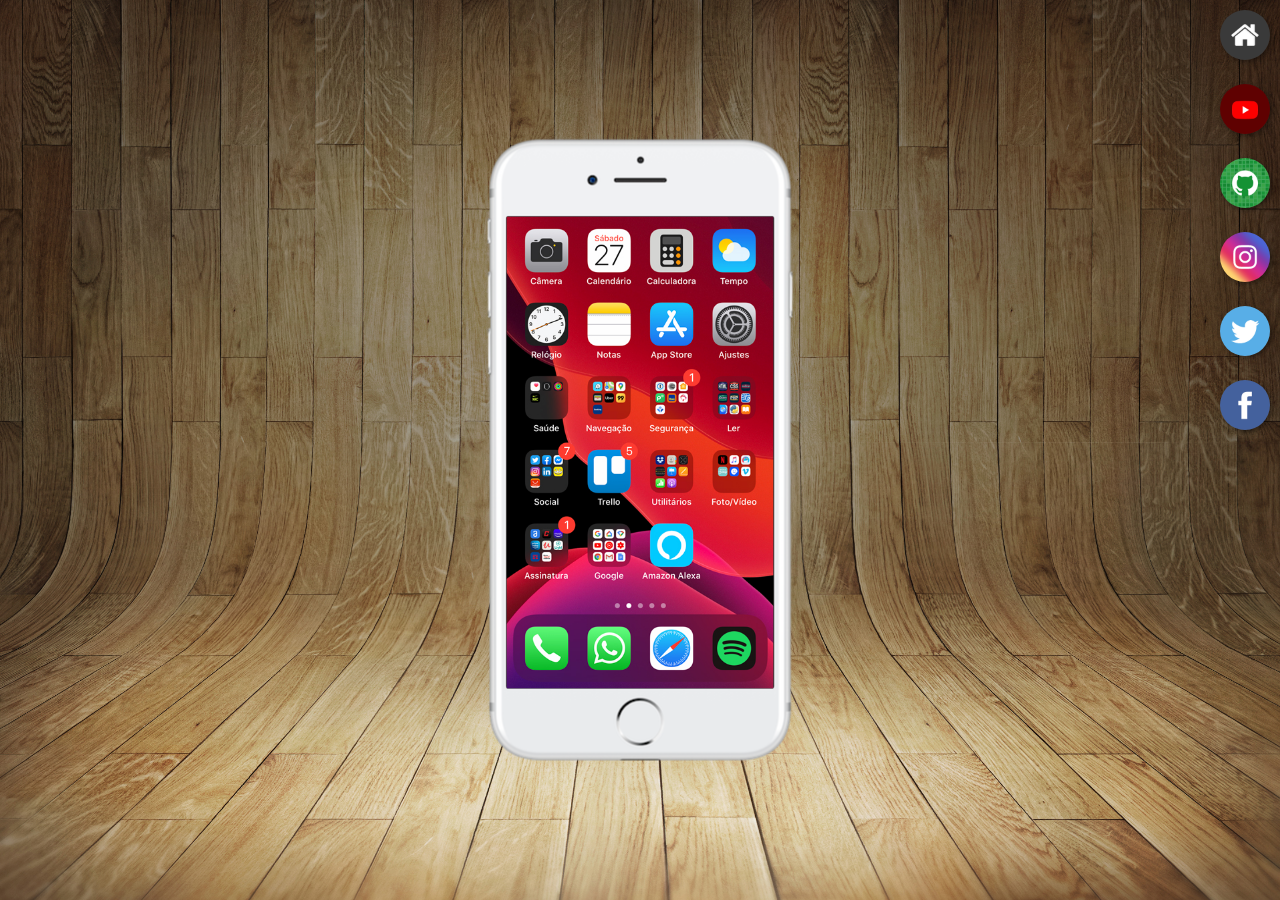
<file: index.html>
<!DOCTYPE html>
<html lang="pt-br">
<head>
    <meta charset="UTF-8">
    <meta name="viewport" content="width=device-width, initial-scale=1.0">
    <link rel="shortcut icon" href="favicon.ico" type="image/x-icon">
    <link rel="stylesheet" href="estilos/style.css">
    <title>Projeto Redes Sociais</title>
</head>
<body>
    <main>
        <section id="telefone">
            <iframe src="home.html" name="tela" id="tela" frameborder="0">
                Seu navegador não é compátivel com isso.
            </iframe>
        </section>
        <section id="redes-sociais">
            <a href="home.html" target="tela"> <img src="imagens/logo-home.jpg" alt="home"></a><br>
            <a href="youtube.html" target="tela"> <img src="imagens/logo-youtube.jpg" alt="youtube"></a><br>
            <a href="github.html" target="tela"> <img src="imagens/logo-github.jpg" alt="github"></a><br>
            <a href="instagram.html" target="tela"> <img src="imagens/logo-instagram.jpg" alt="instagram"></a><br>
            <a href="twitter.html" target="tela"> <img src="imagens/logo-twitter.jpg" alt="twitter"></a><br>
            <a href="facebook.html" target="tela"> <img src="imagens/logo-facebook.jpg" alt="facebook"></a>
        </section>
    </main>
</body>
</html>
</file>
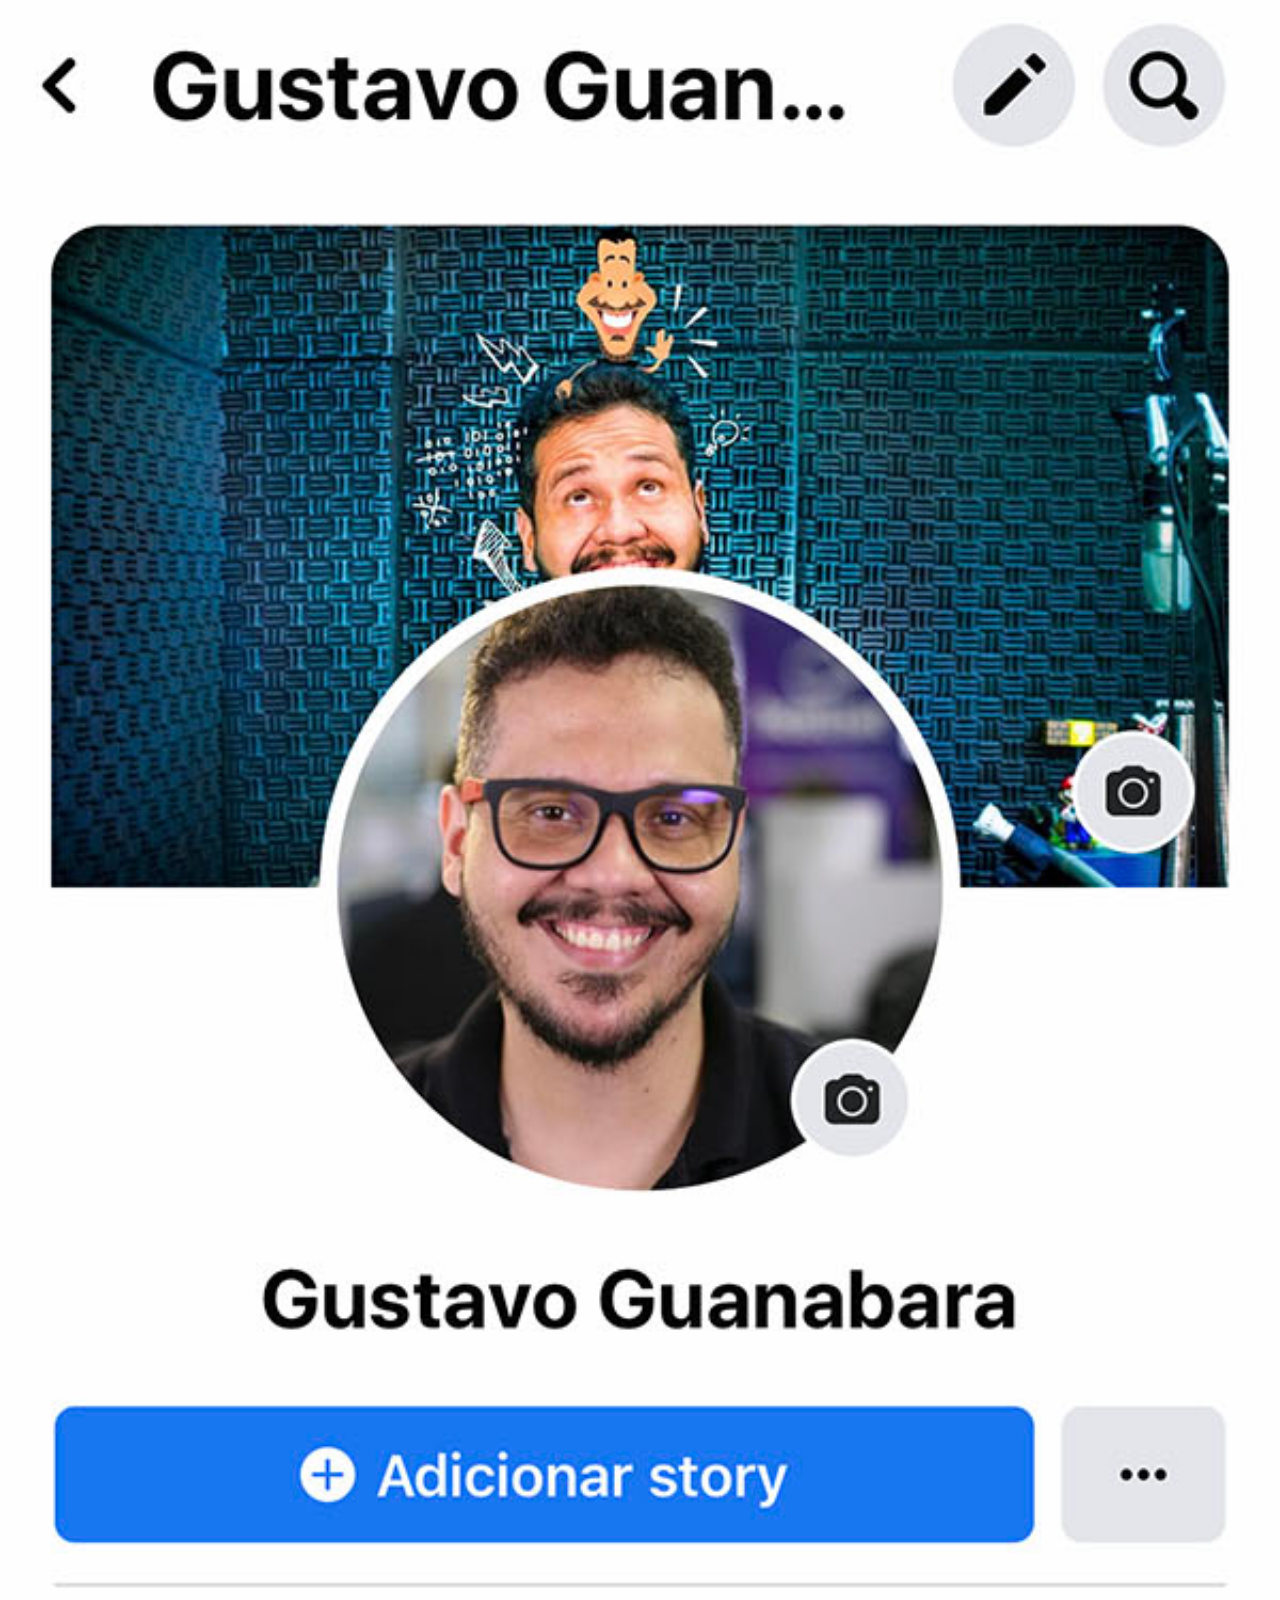
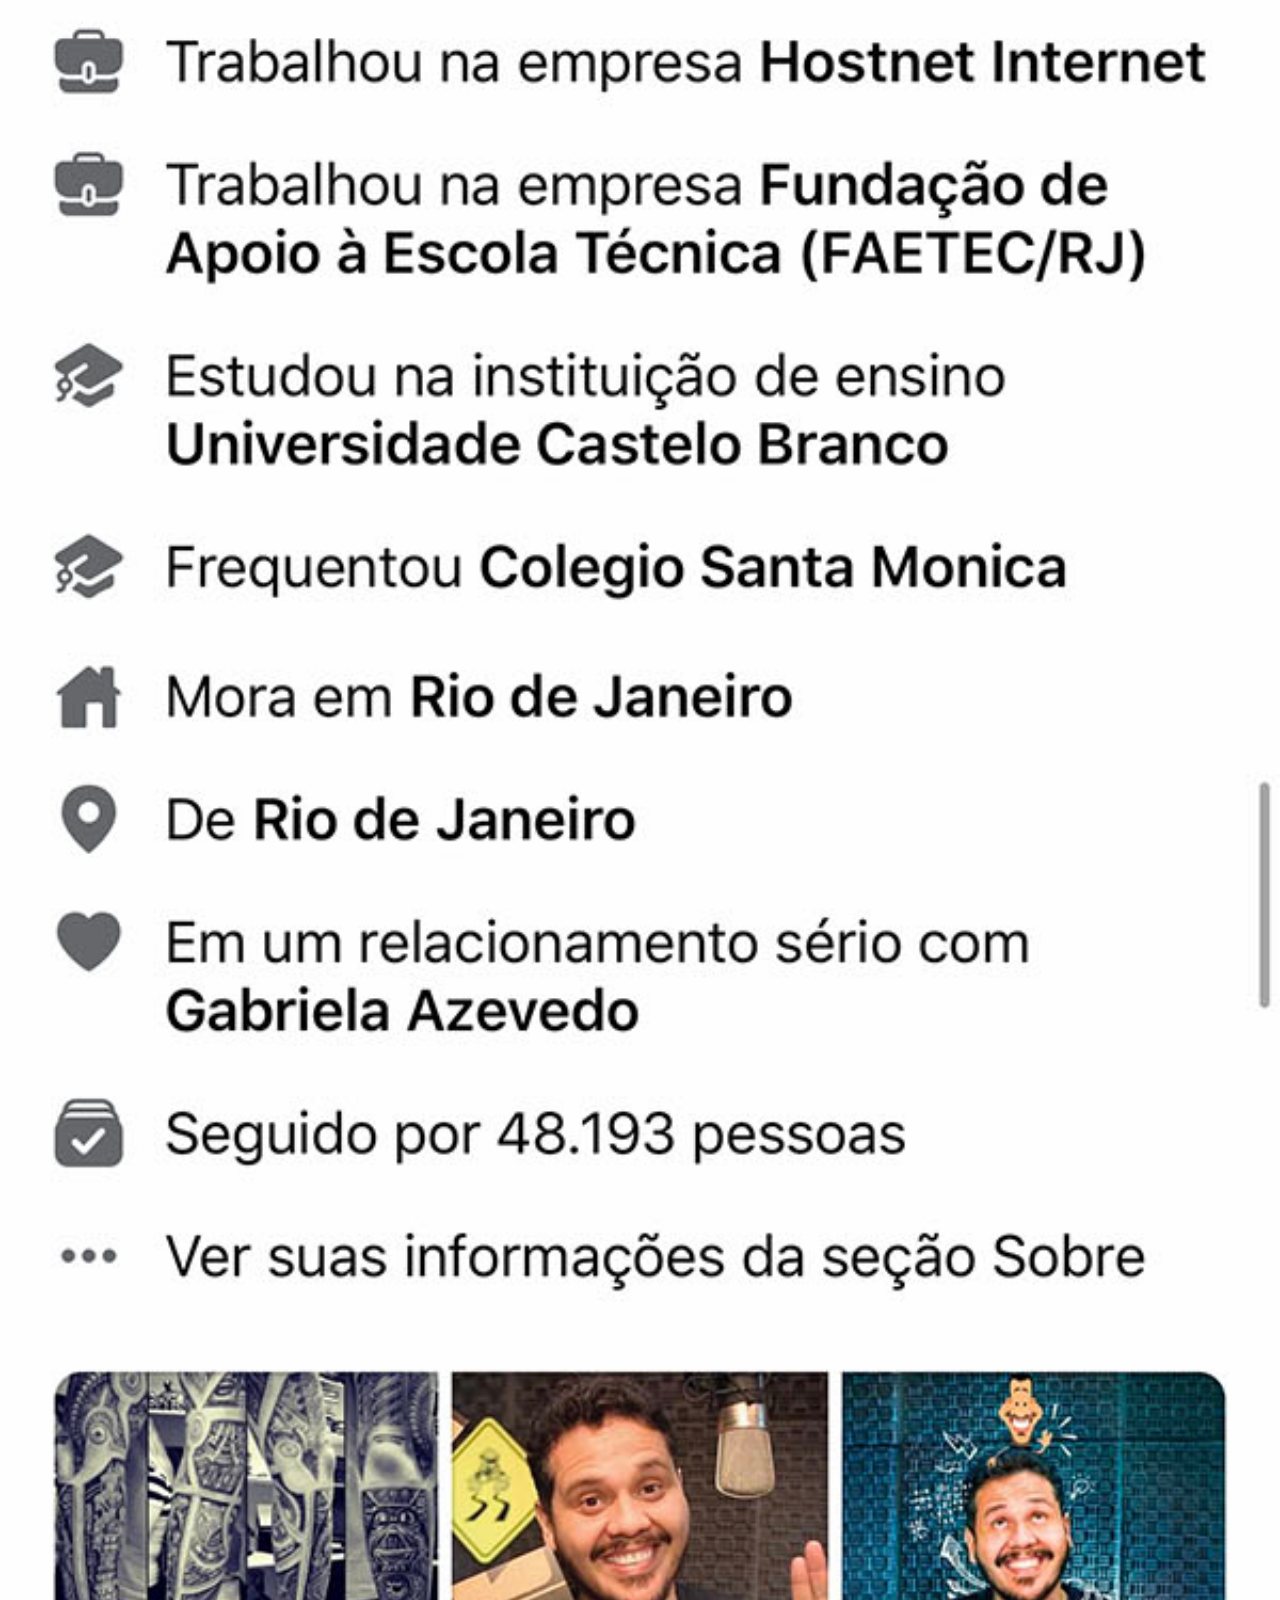
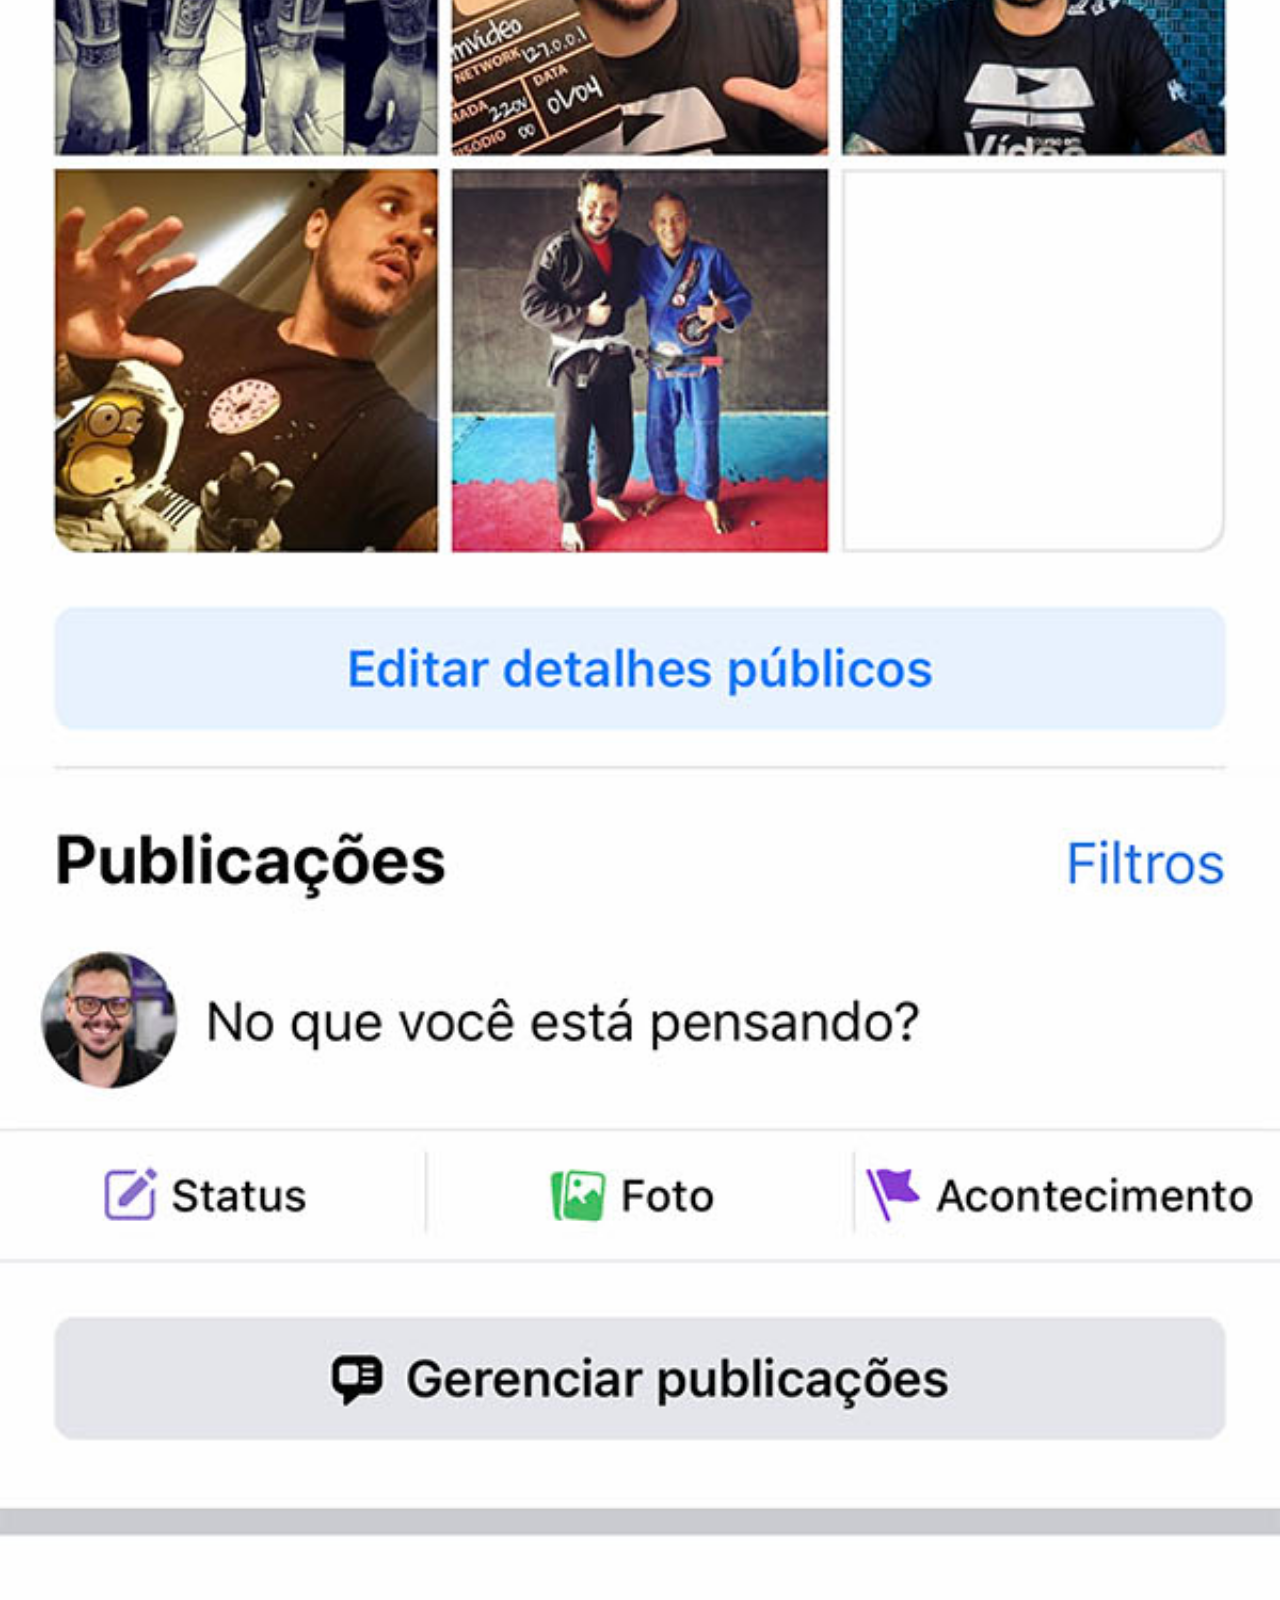
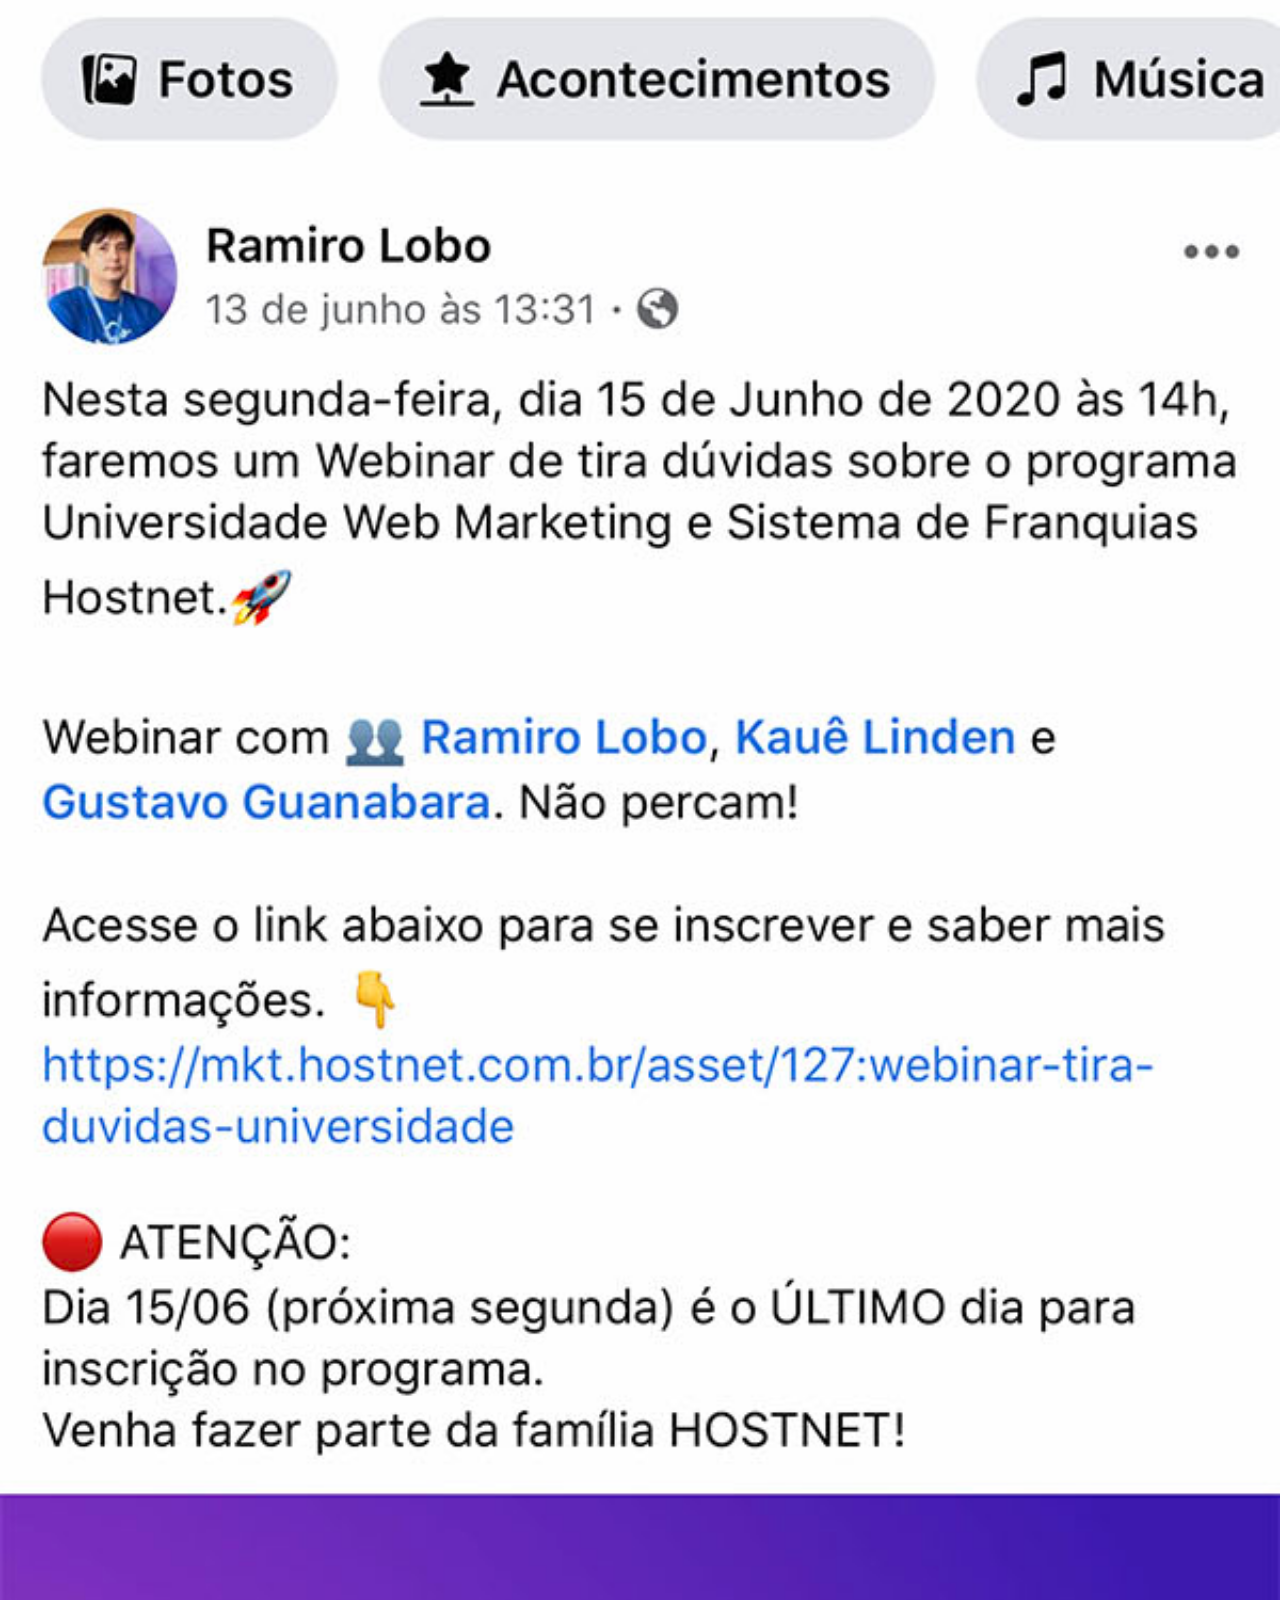
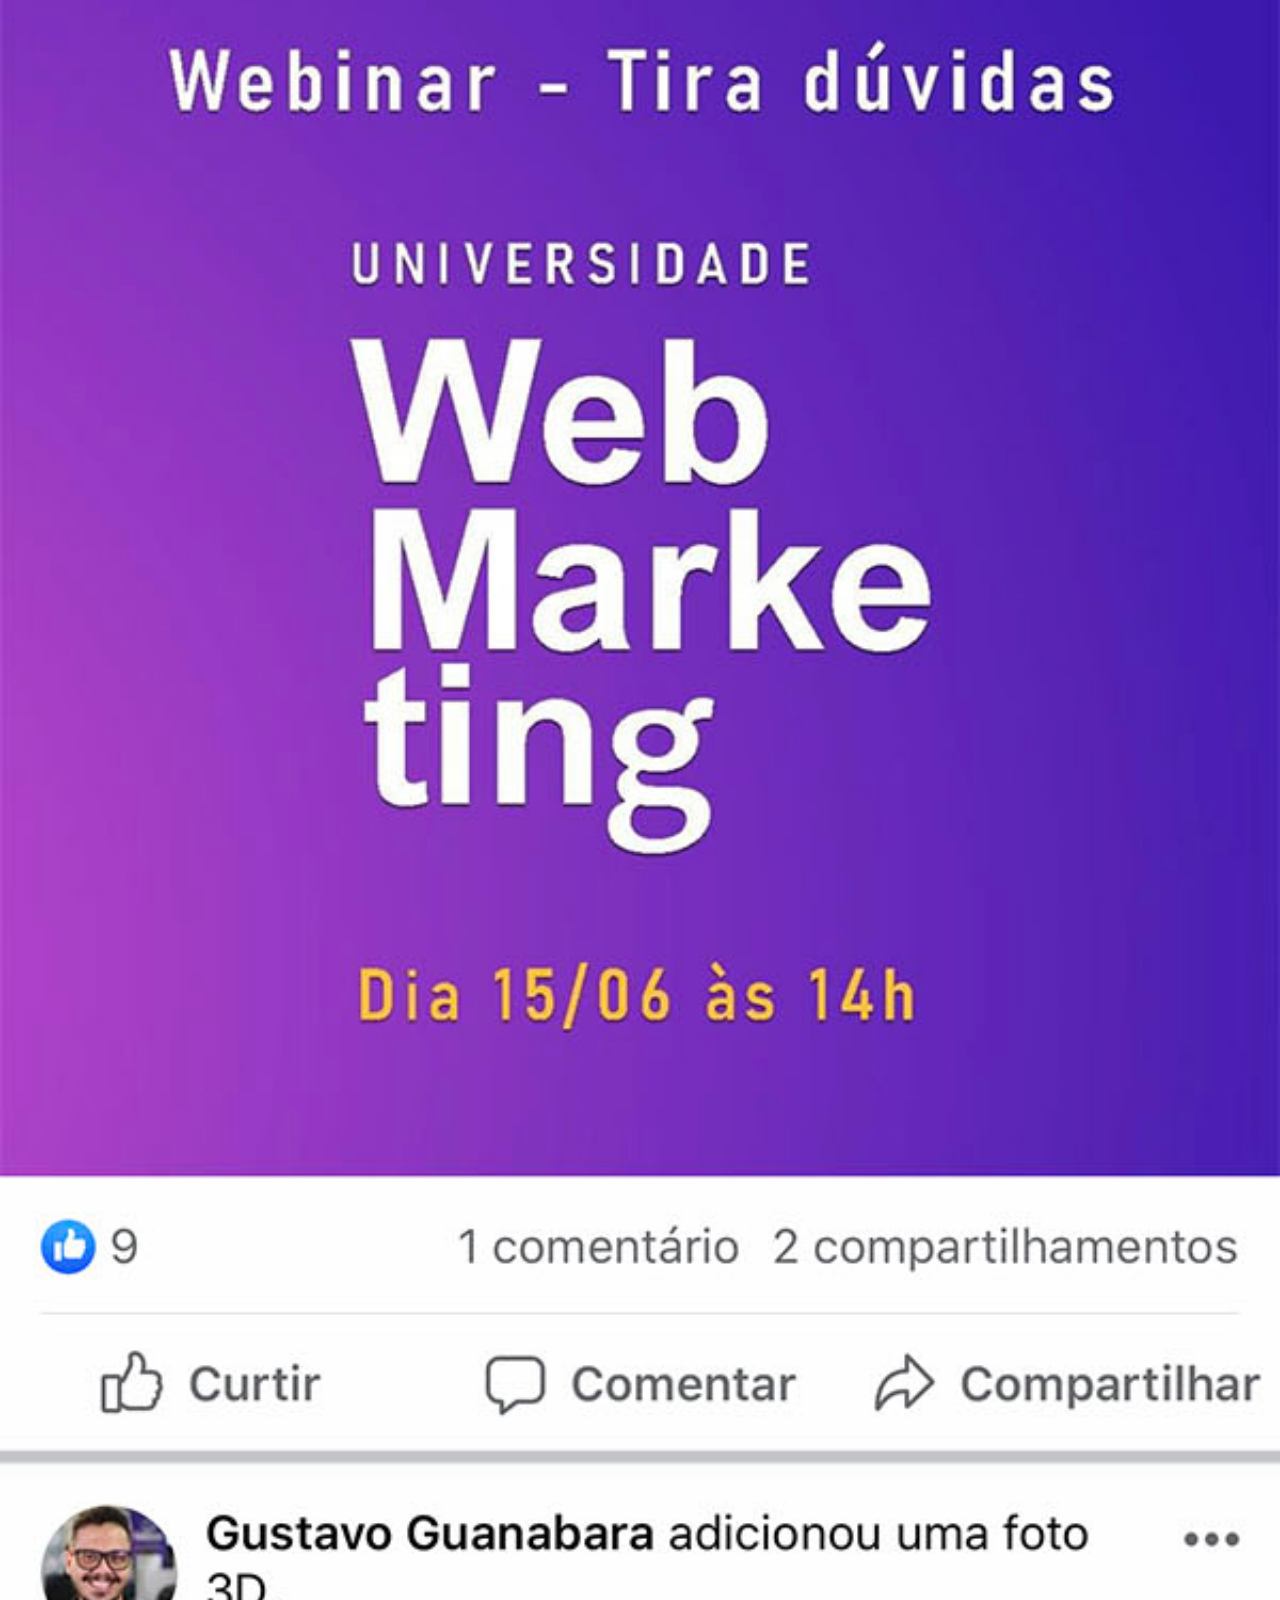
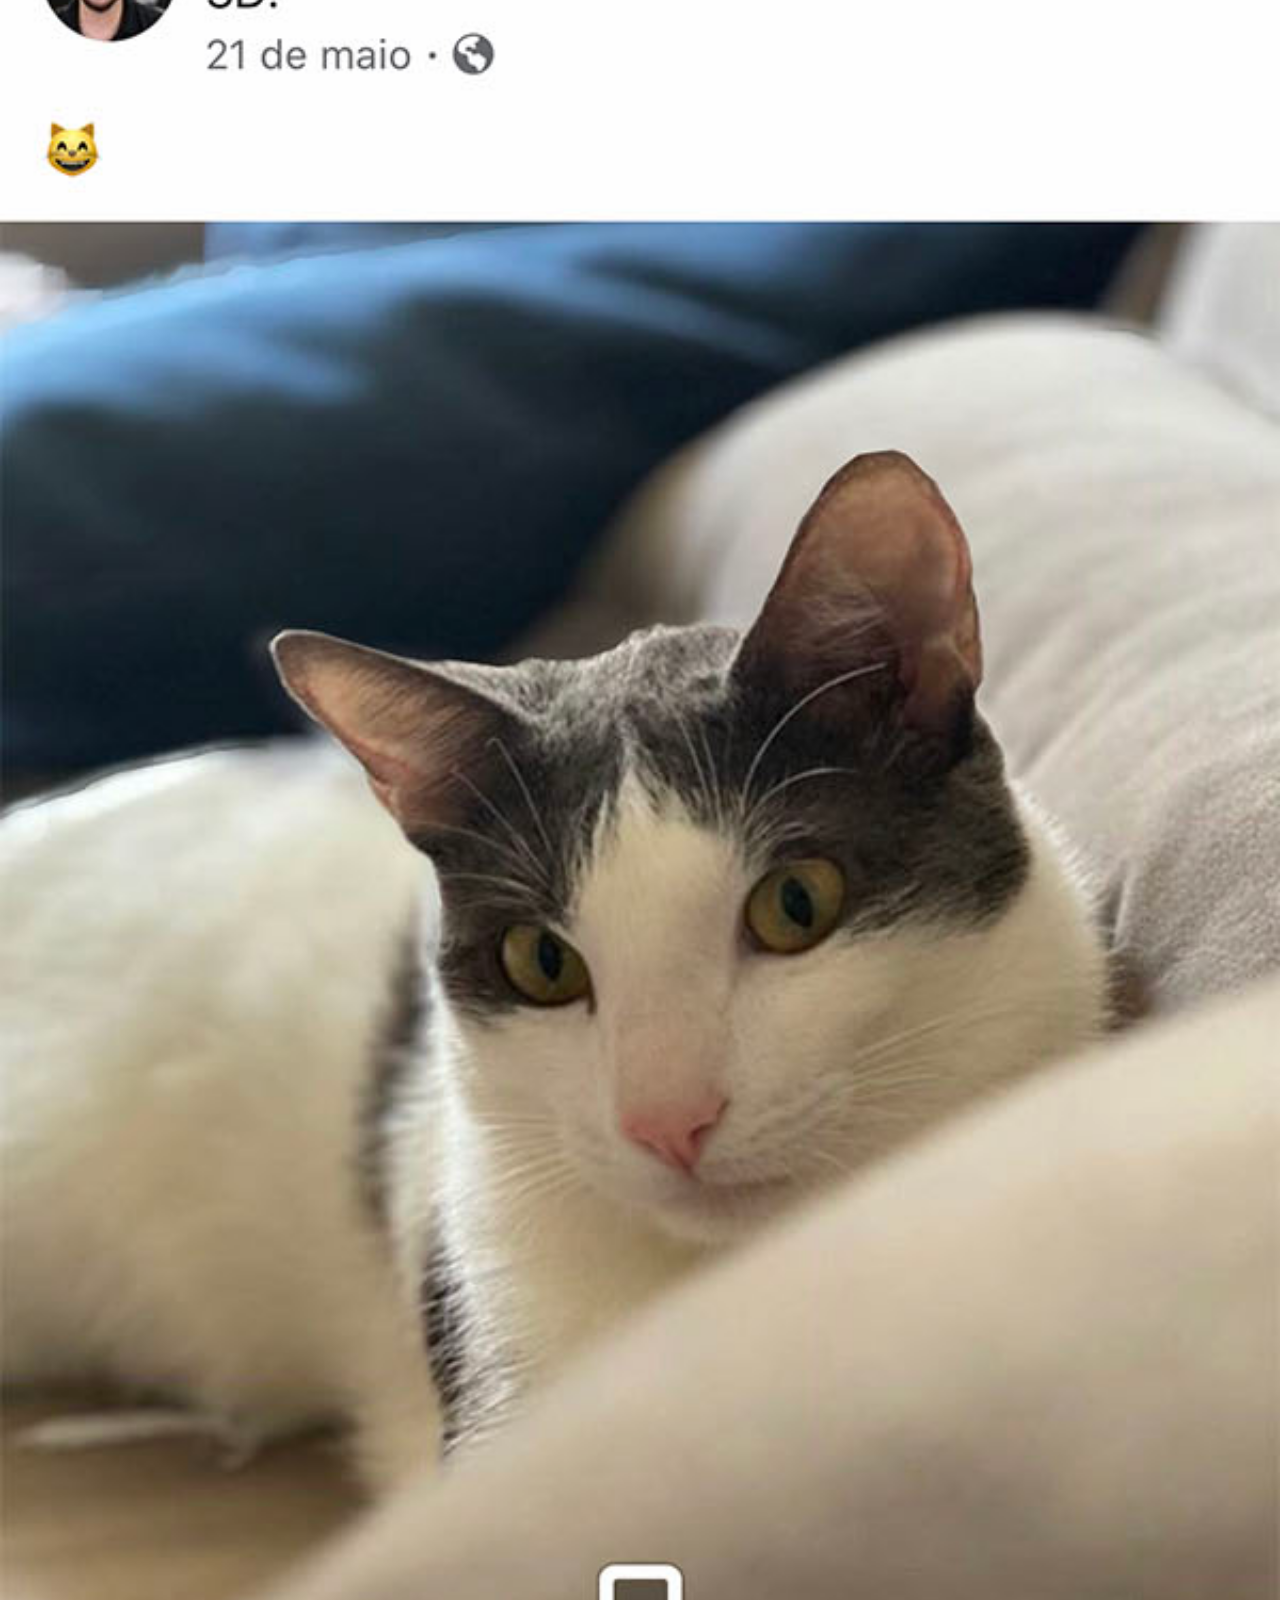
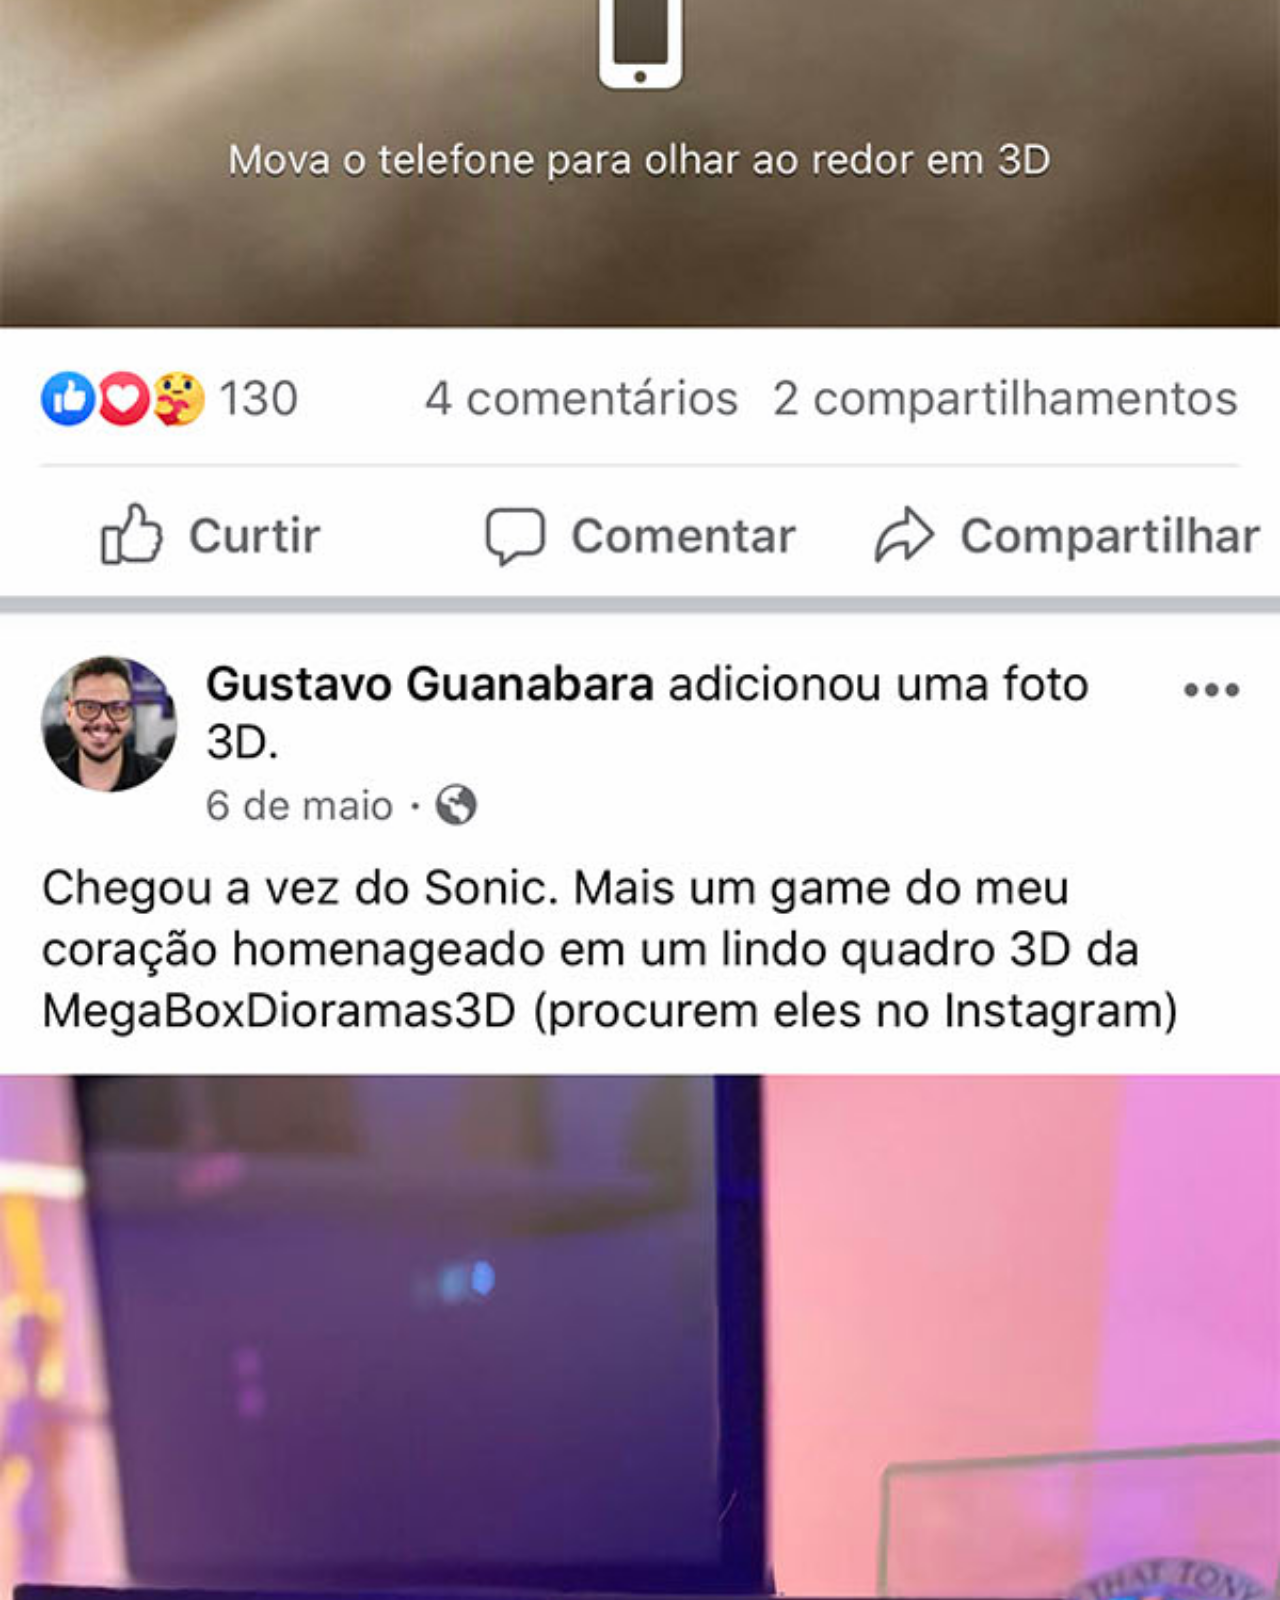
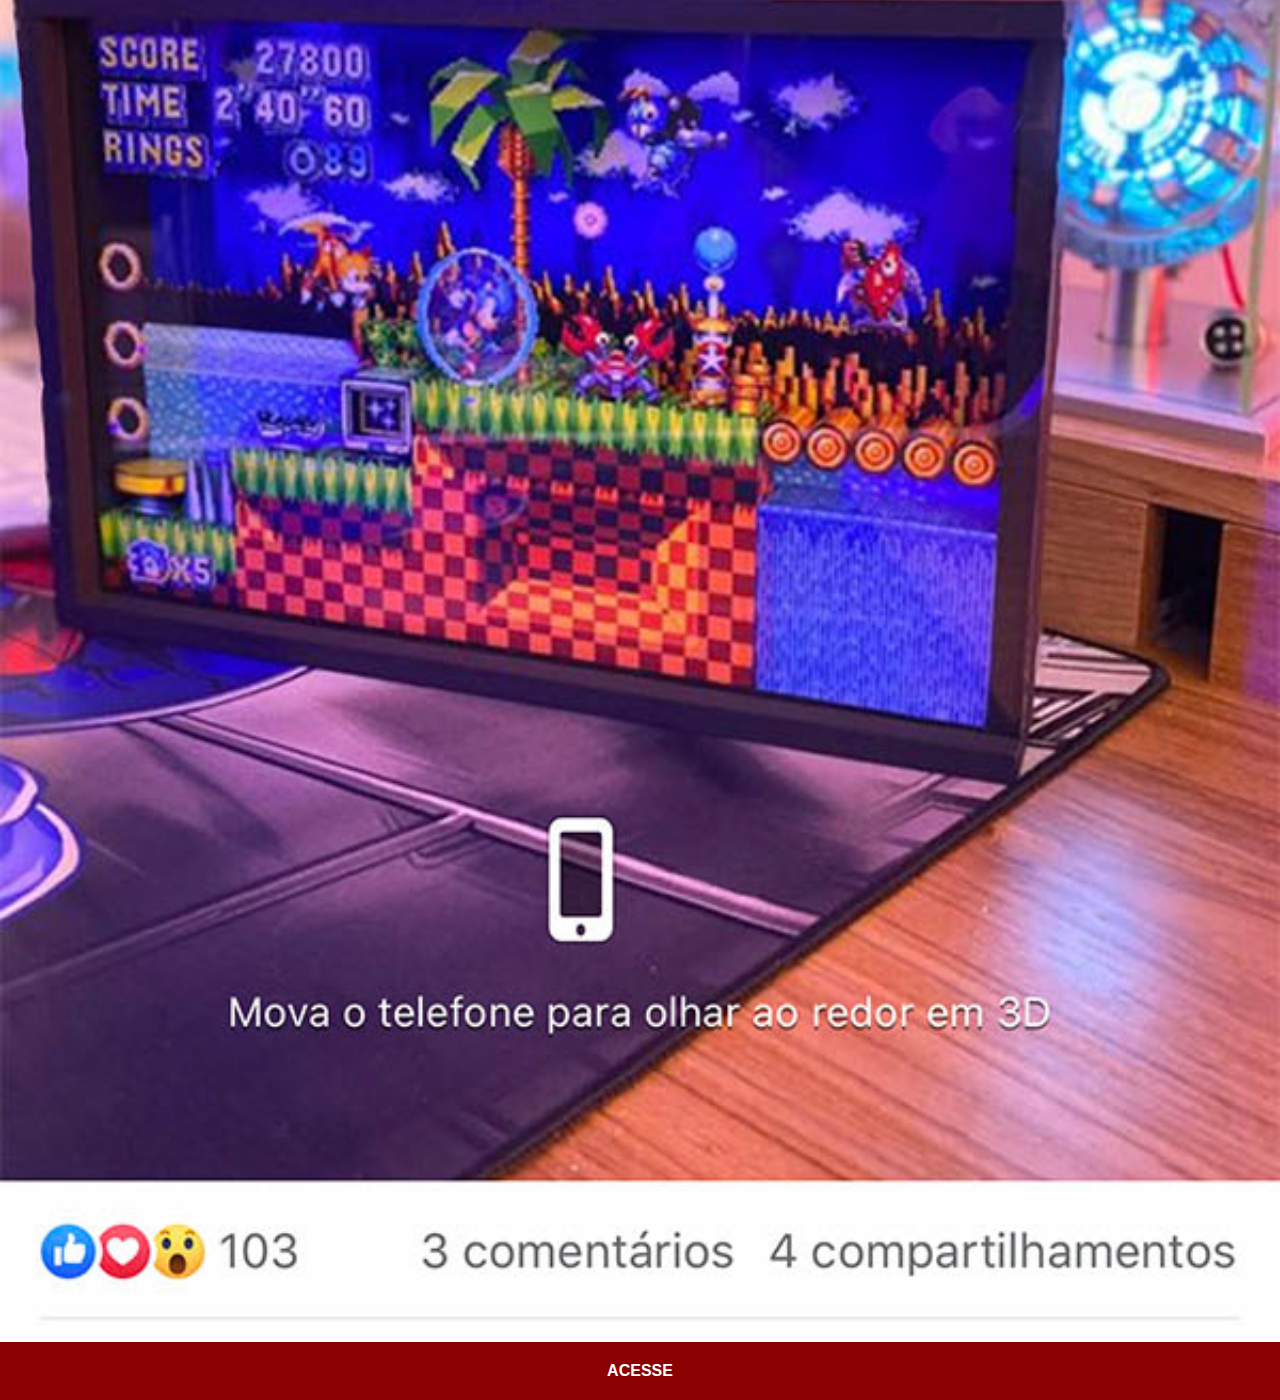
<file: facebook.html>
<!DOCTYPE html>
<html lang="pt-br">
<head>
    <meta charset="UTF-8">
    <meta name="viewport" content="width=device-width, initial-scale=1.0">
    <title>facebook</title>
    <link rel="stylesheet" href="estilo/social.css">
</head>
<body>
    <img src="imagens/tela-facebook.jpg" alt="facebook">
    <a href="https://www.facebook.com/gustavoguanabara" target="_blank">ACESSE</a>
</body>
</html>
</file>
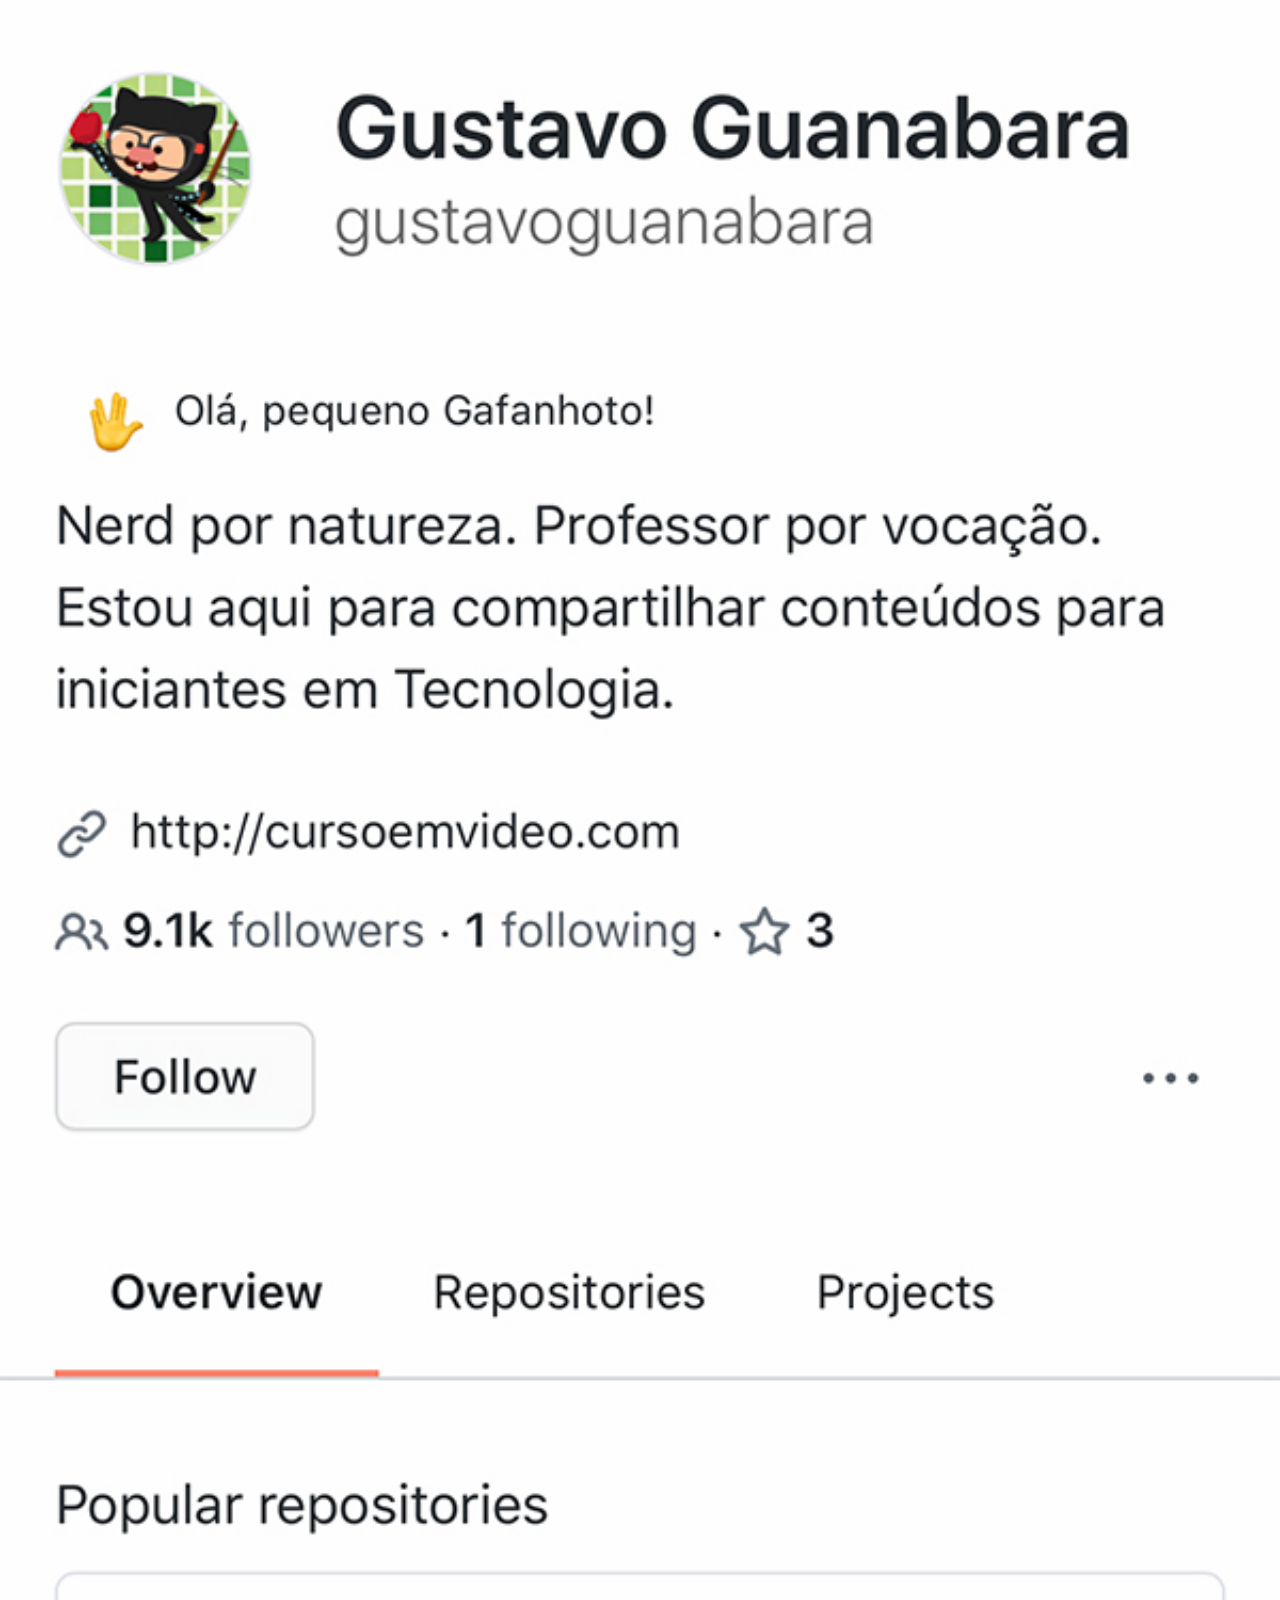
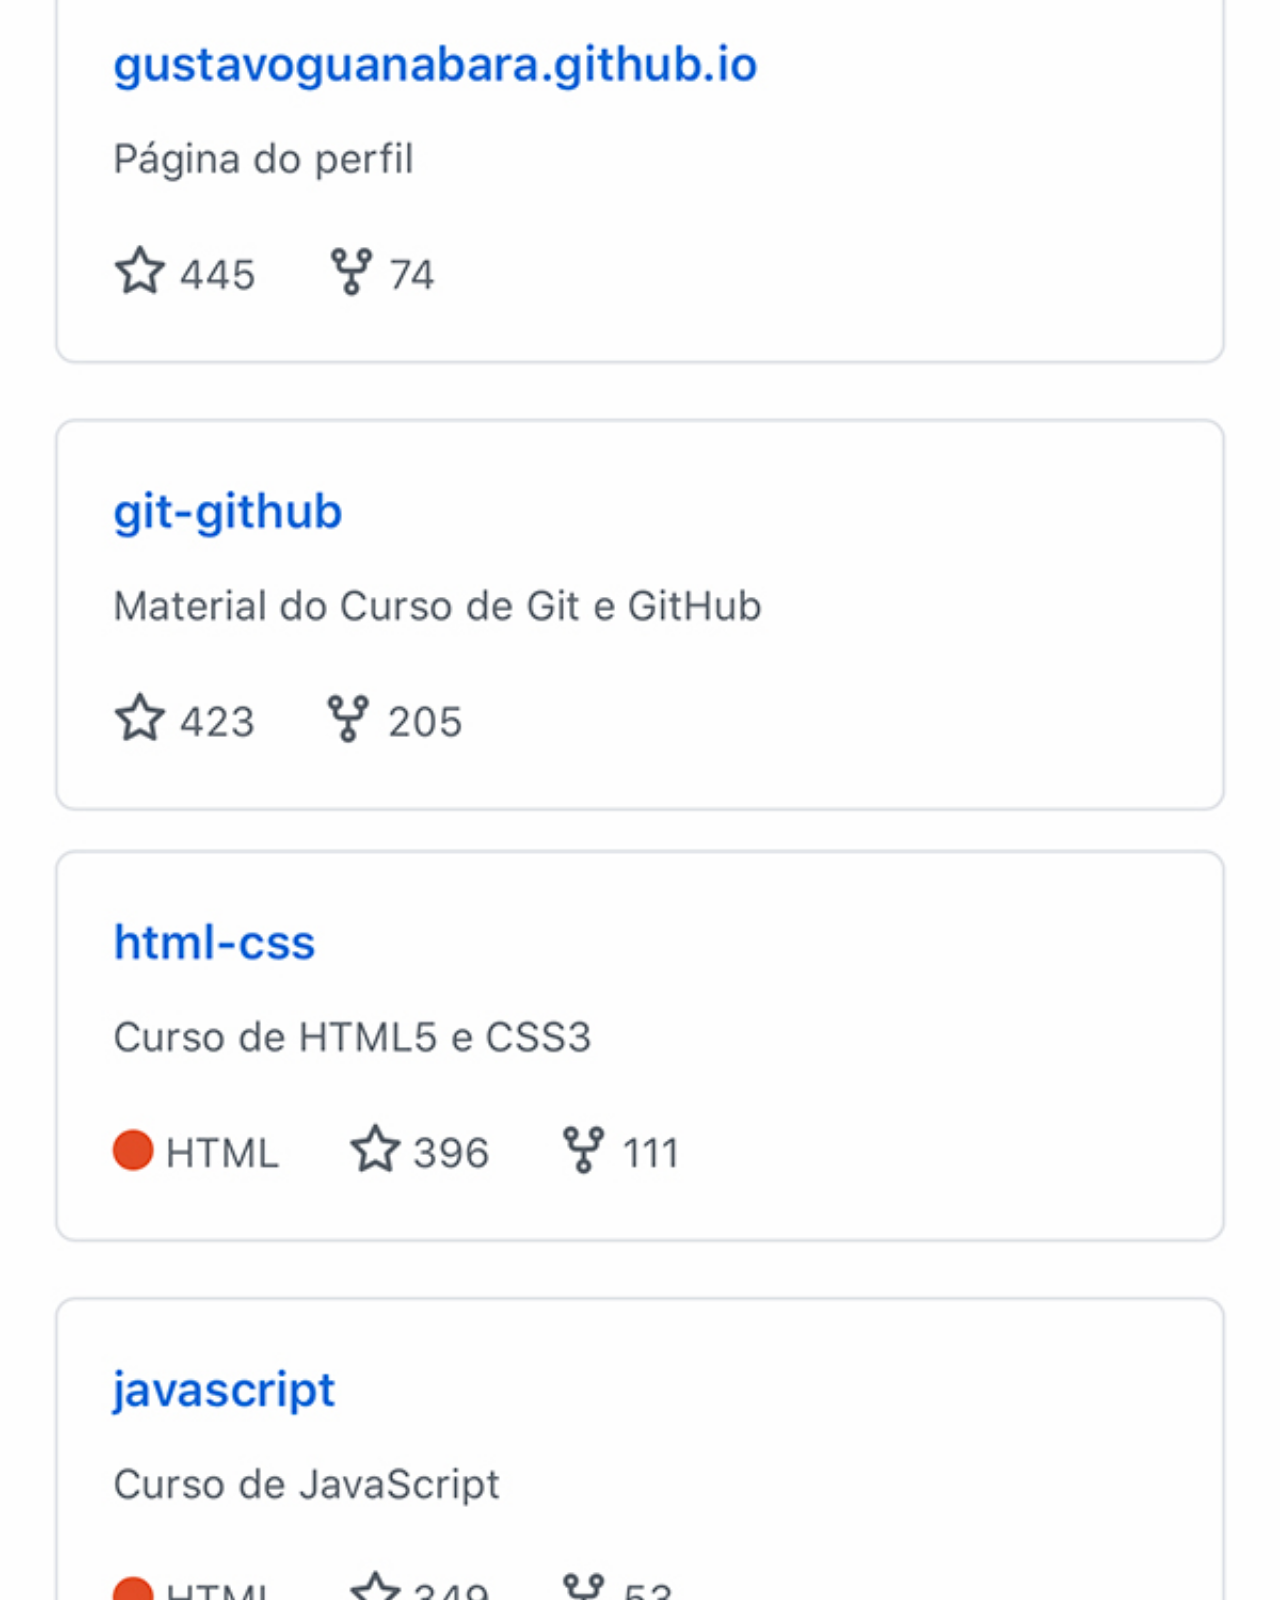
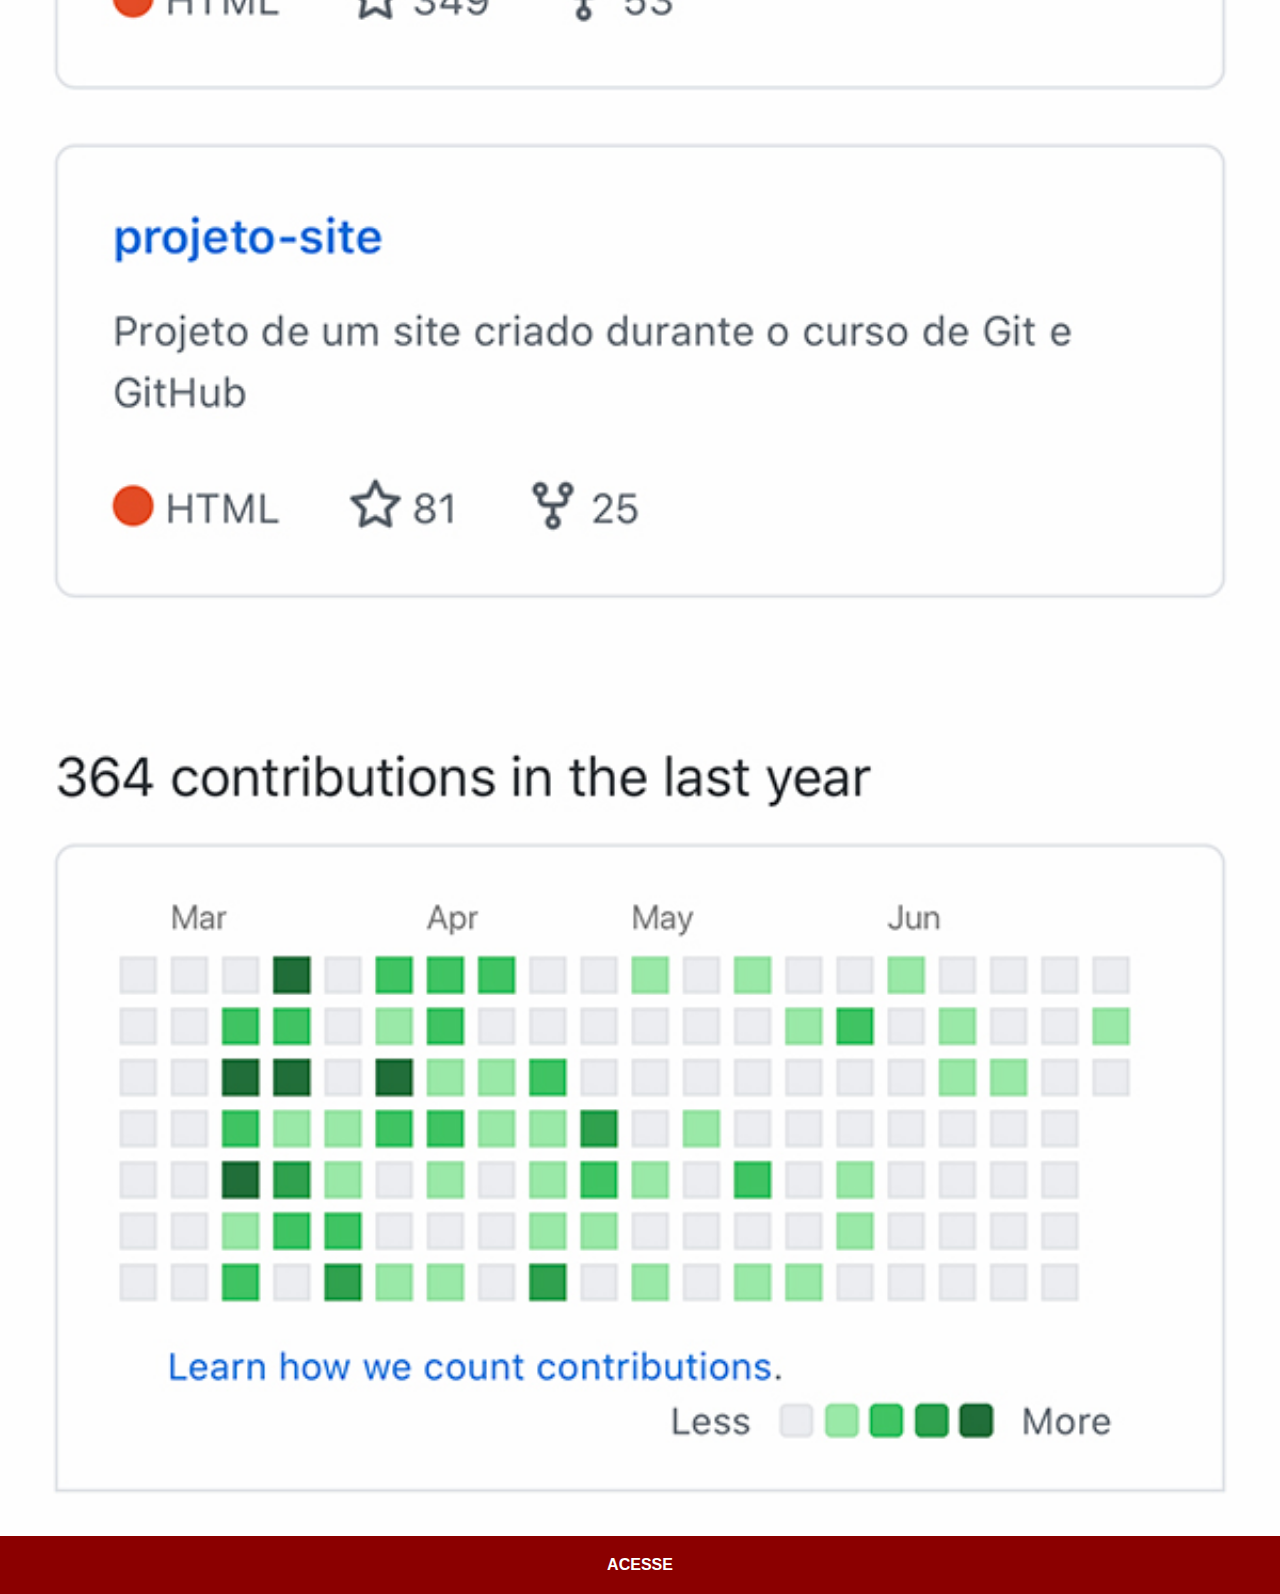
<file: github.html>
<!DOCTYPE html>
<html lang="pt-br">
<head>
    <meta charset="UTF-8">
    <meta name="viewport" content="width=device-width, initial-scale=1.0">
    <title>github</title>
    <link rel="stylesheet" href="estilo/social.css">
</head>
<body>
    <img src="imagens/tela-github.jpg" alt="github">
    <a href="https://github.com/gustavoguanabara" target="_blank">ACESSE</a>
    
</body>
</html>
</file>
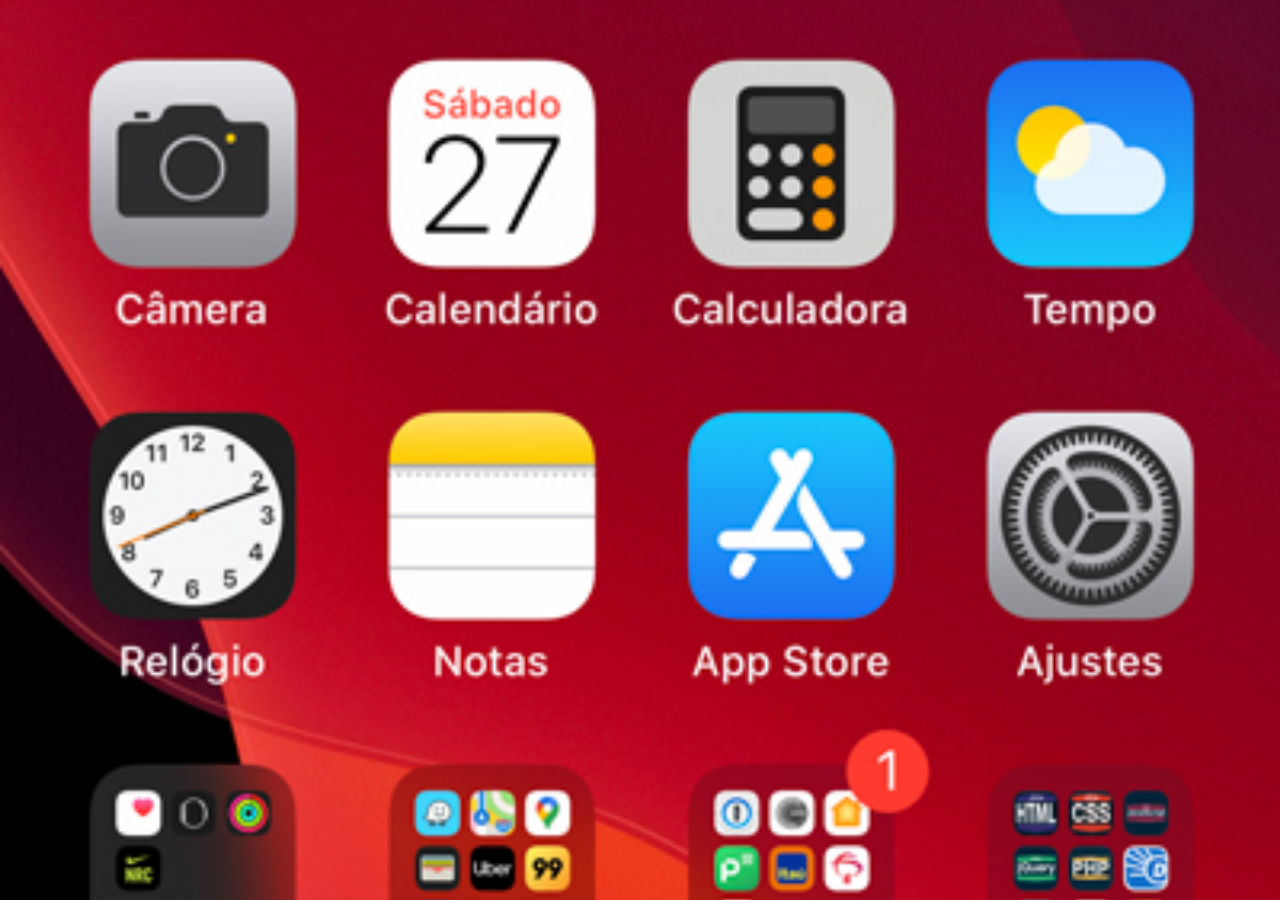
<file: home.html>
<!DOCTYPE html>
<html lang="pt-br">
<head>
    <meta charset="UTF-8">
    <meta name="viewport" content="width=device-width, initial-scale=1.0">
    <title>home</title>
</head>
<style>
    * {
        margin: 0px;
        padding: 0px;
    }

    body {
        width: 100vw;
        height: 100vh;
        background: black url('imagens/tela-home.jpg') no-repeat top center;
        background-size: cover;
    }
</style>
<body>
    
</body>
</html>
</file>
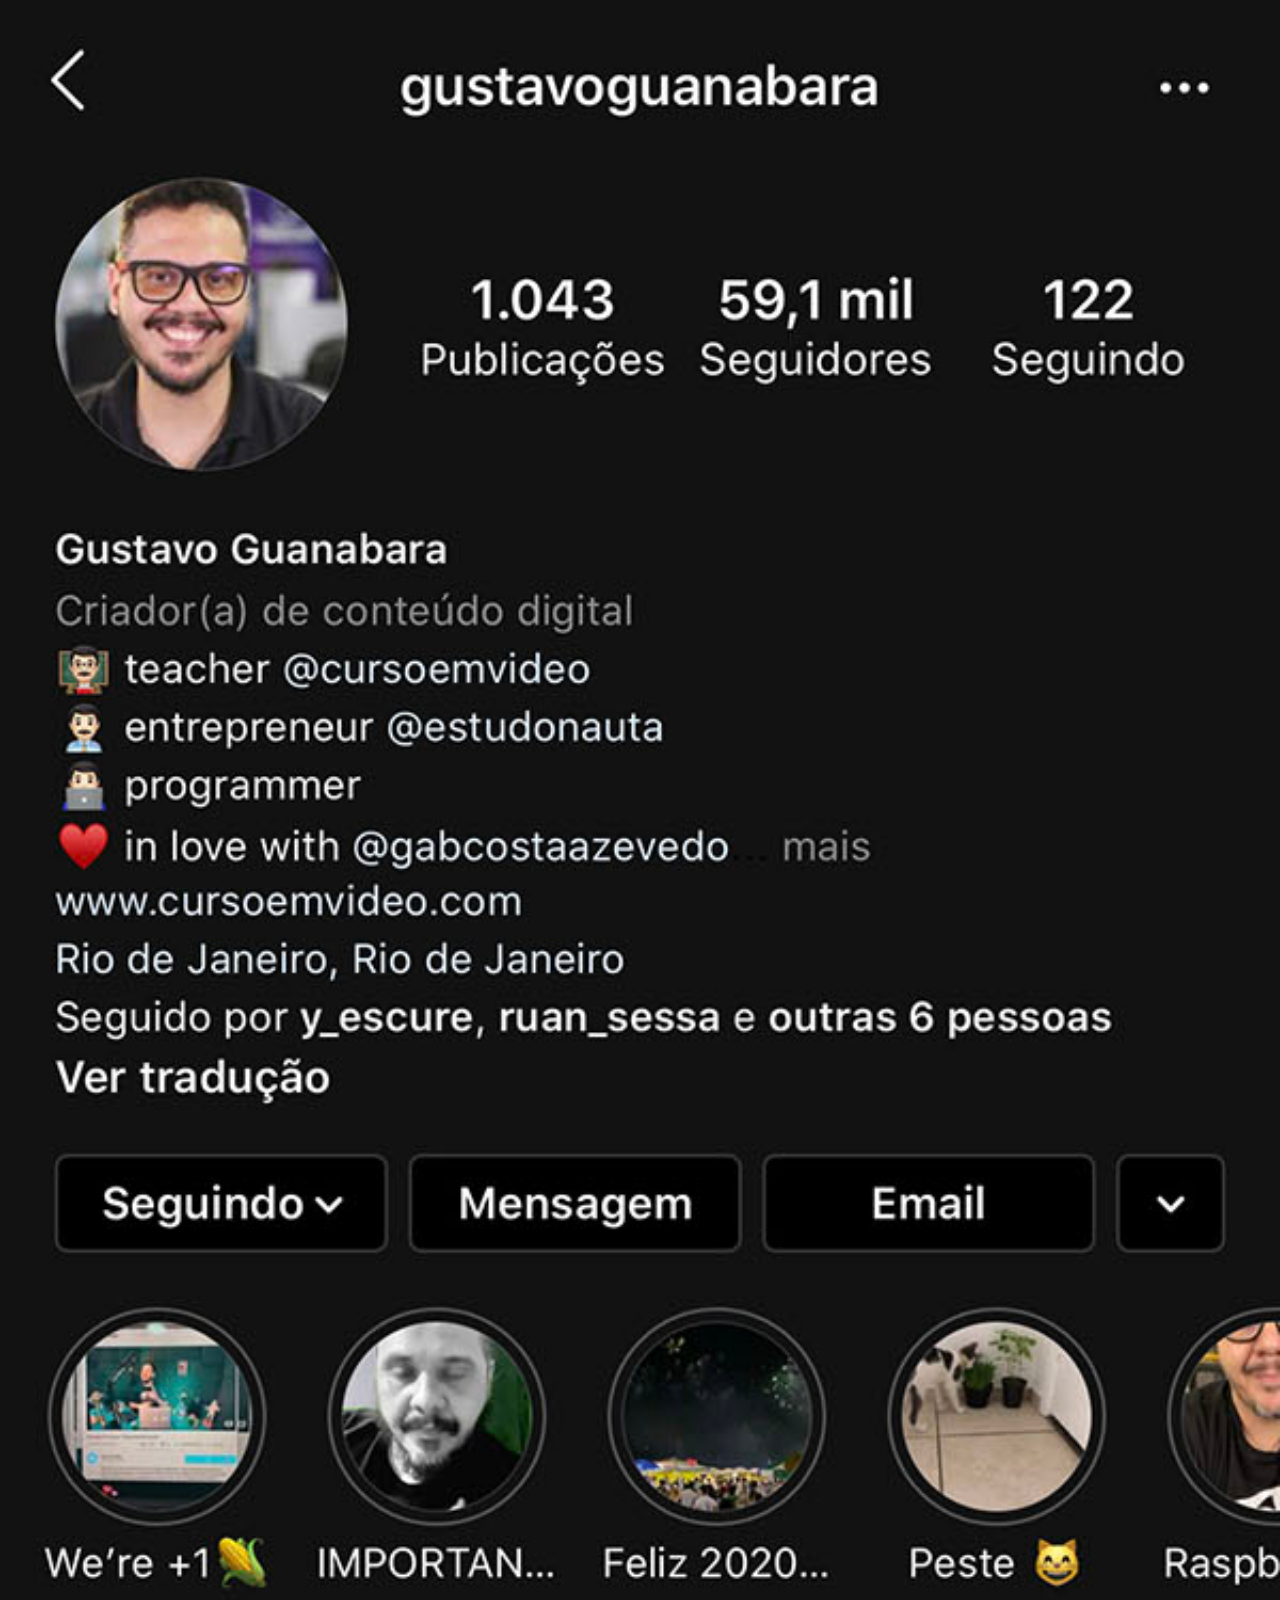
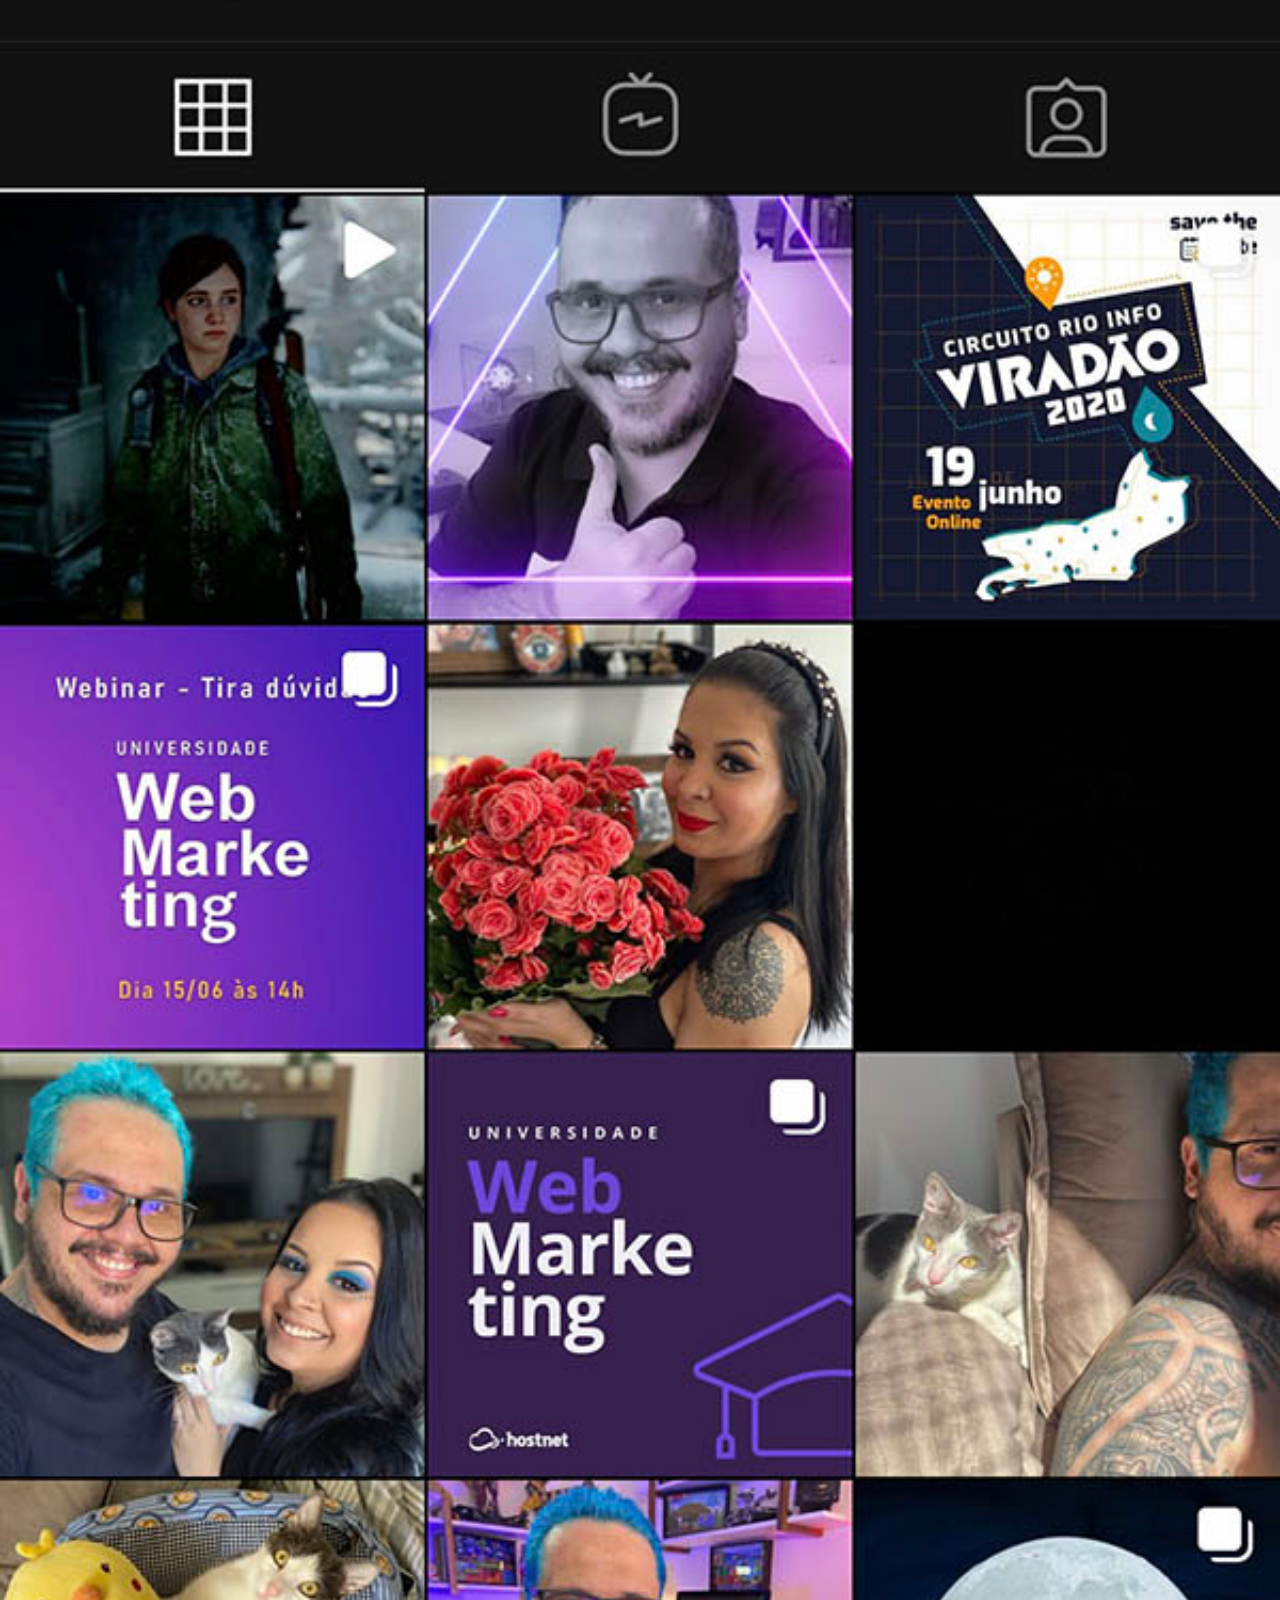
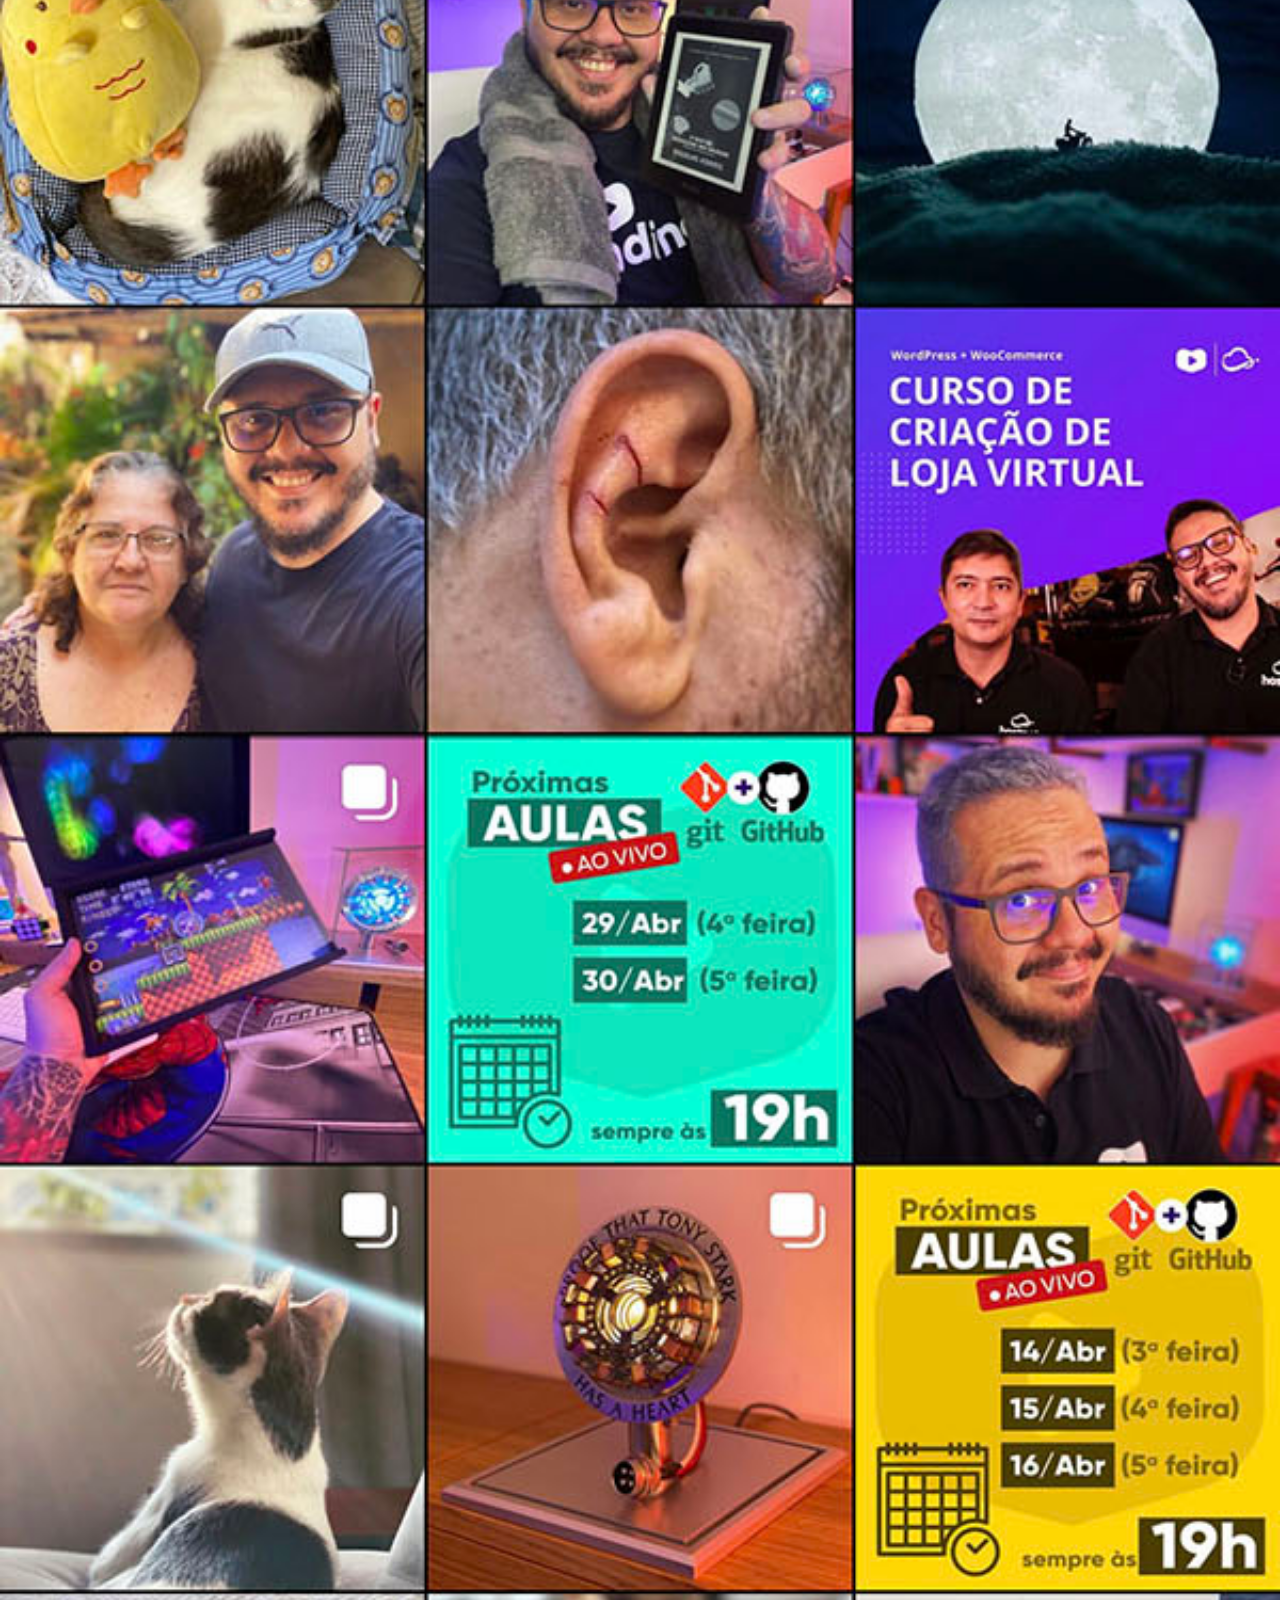
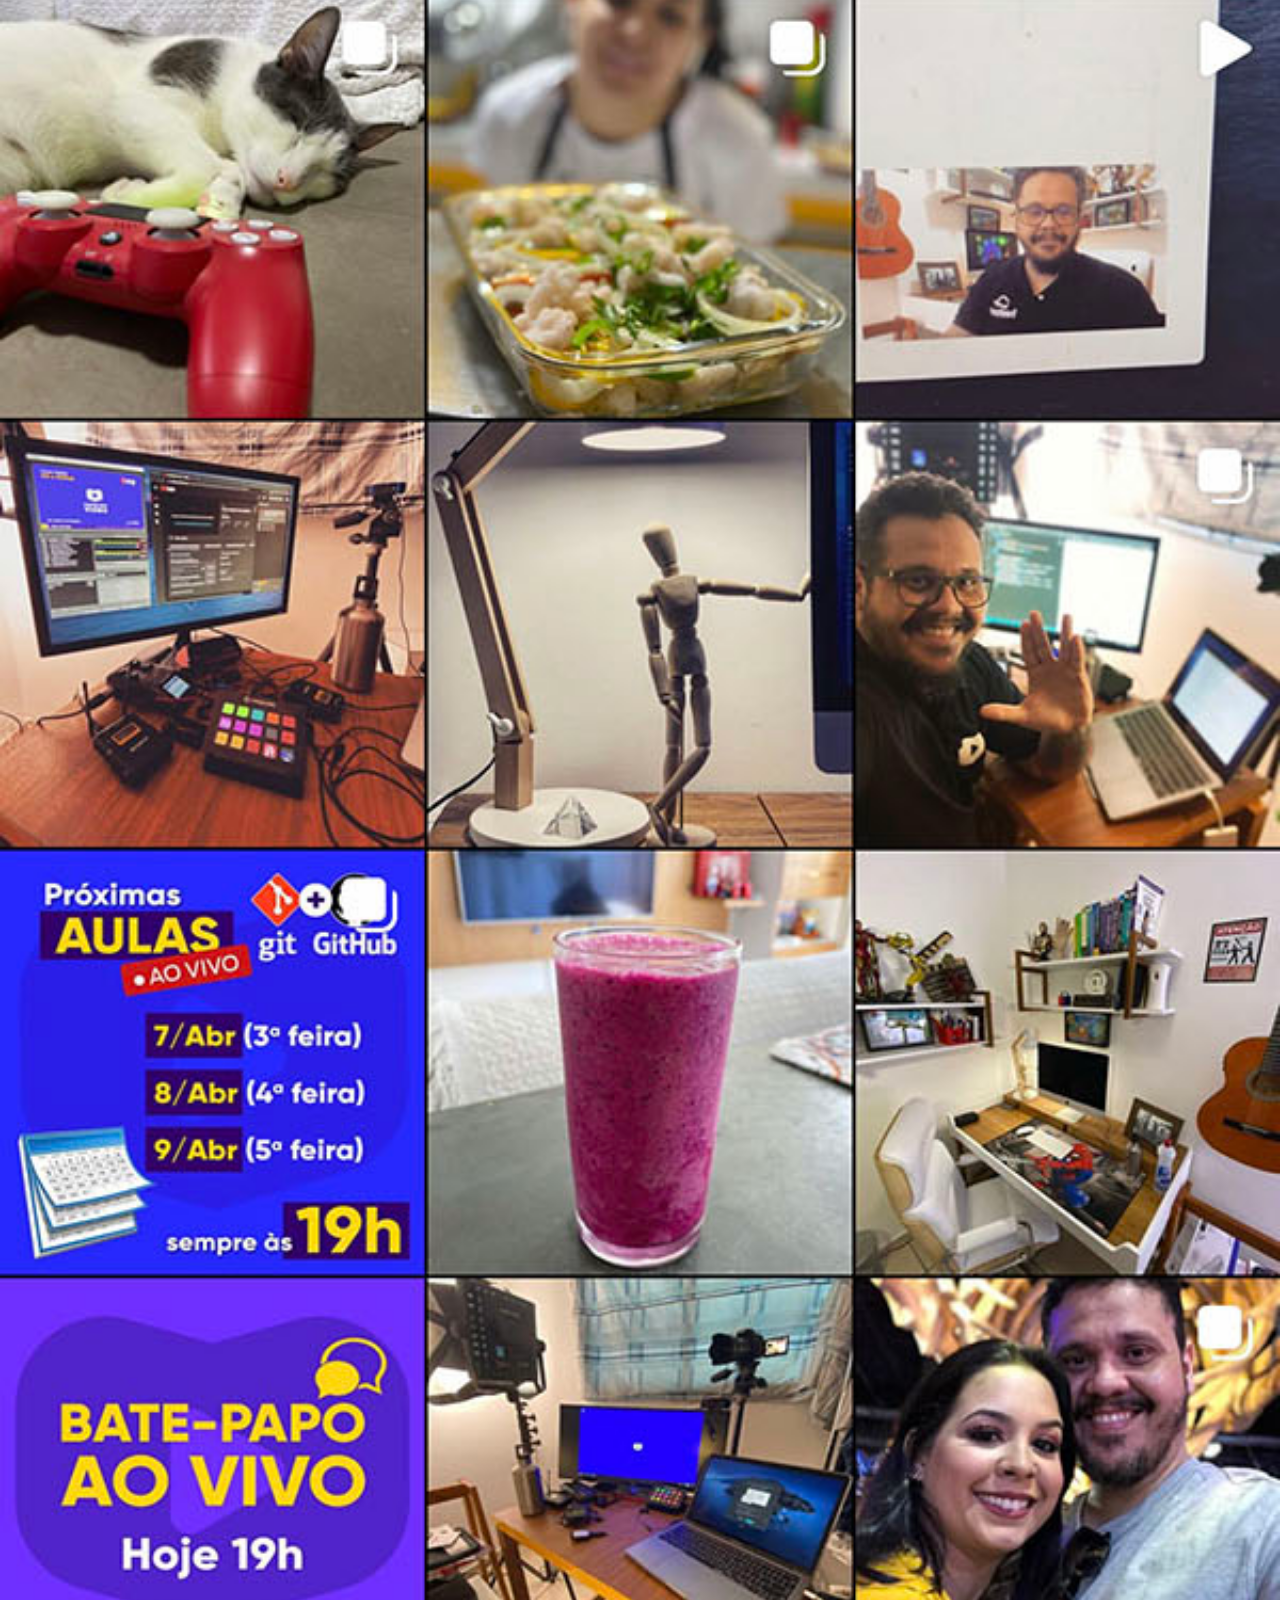
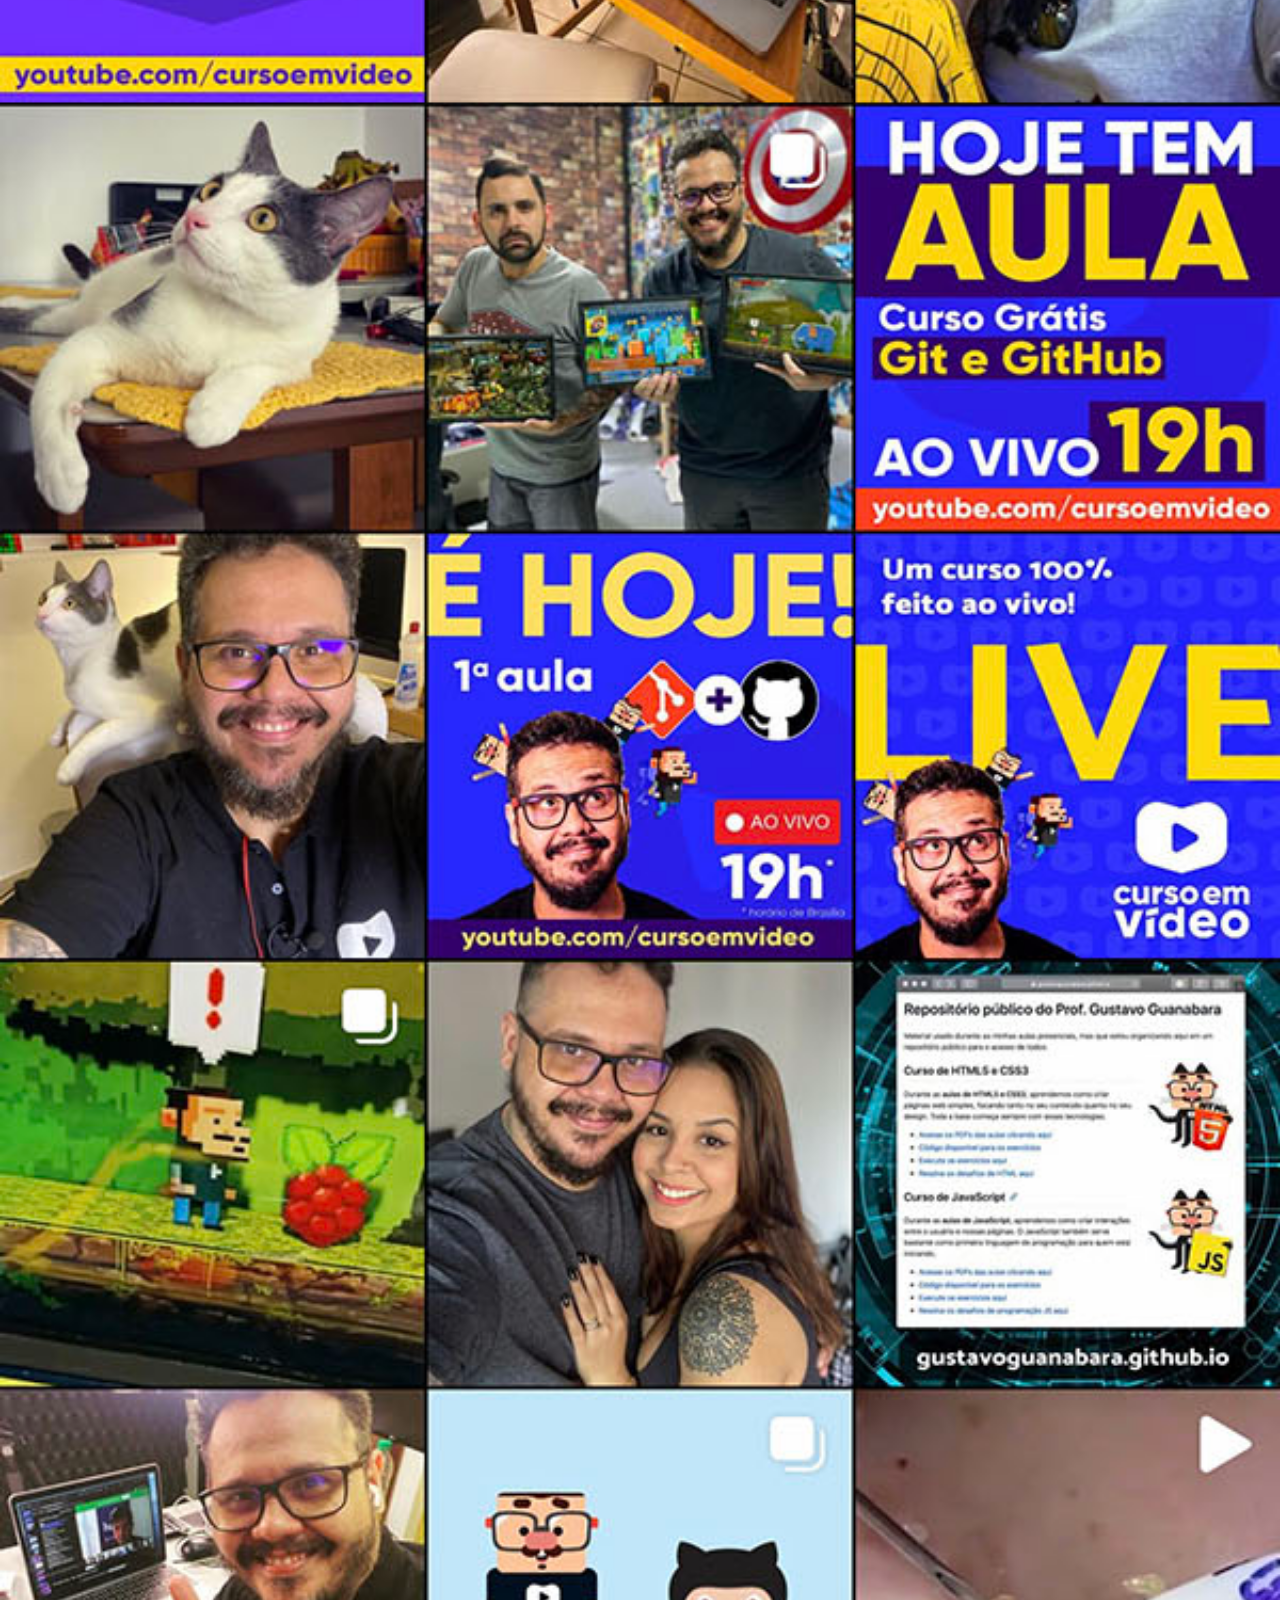
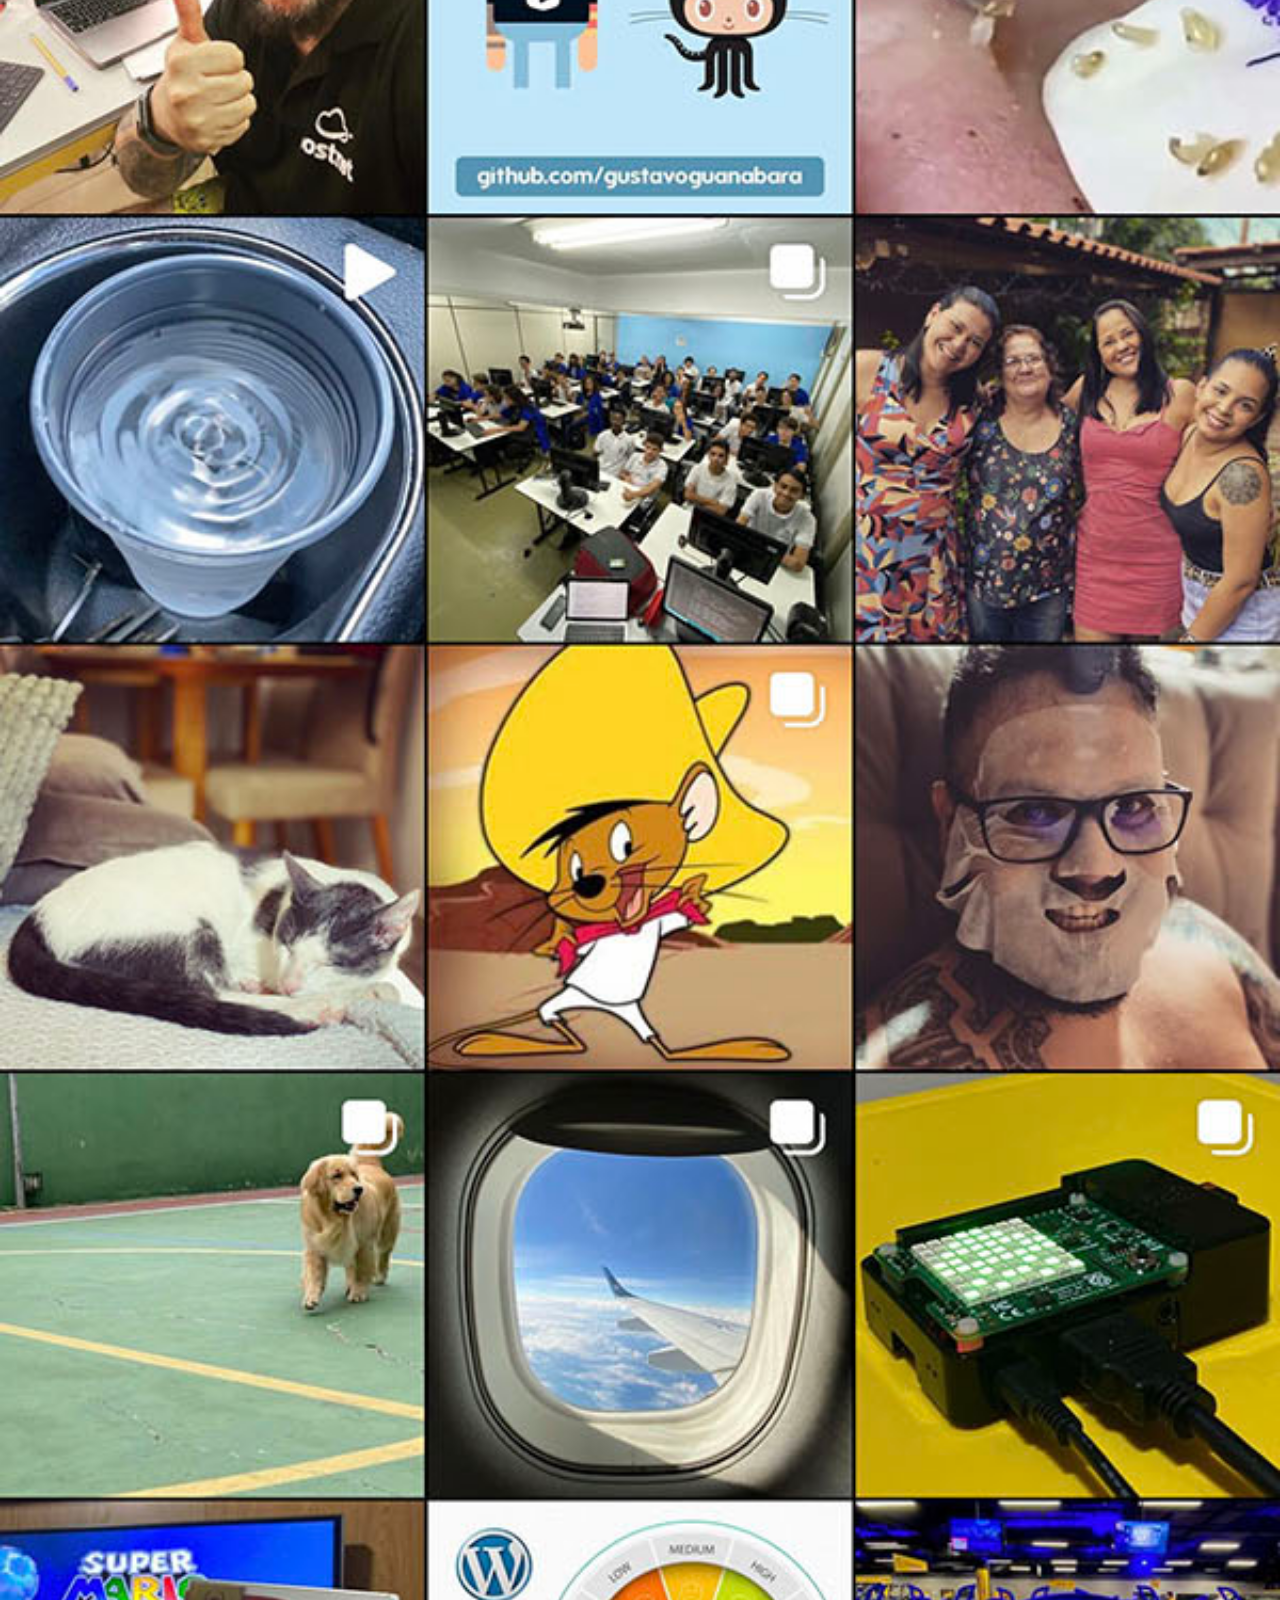
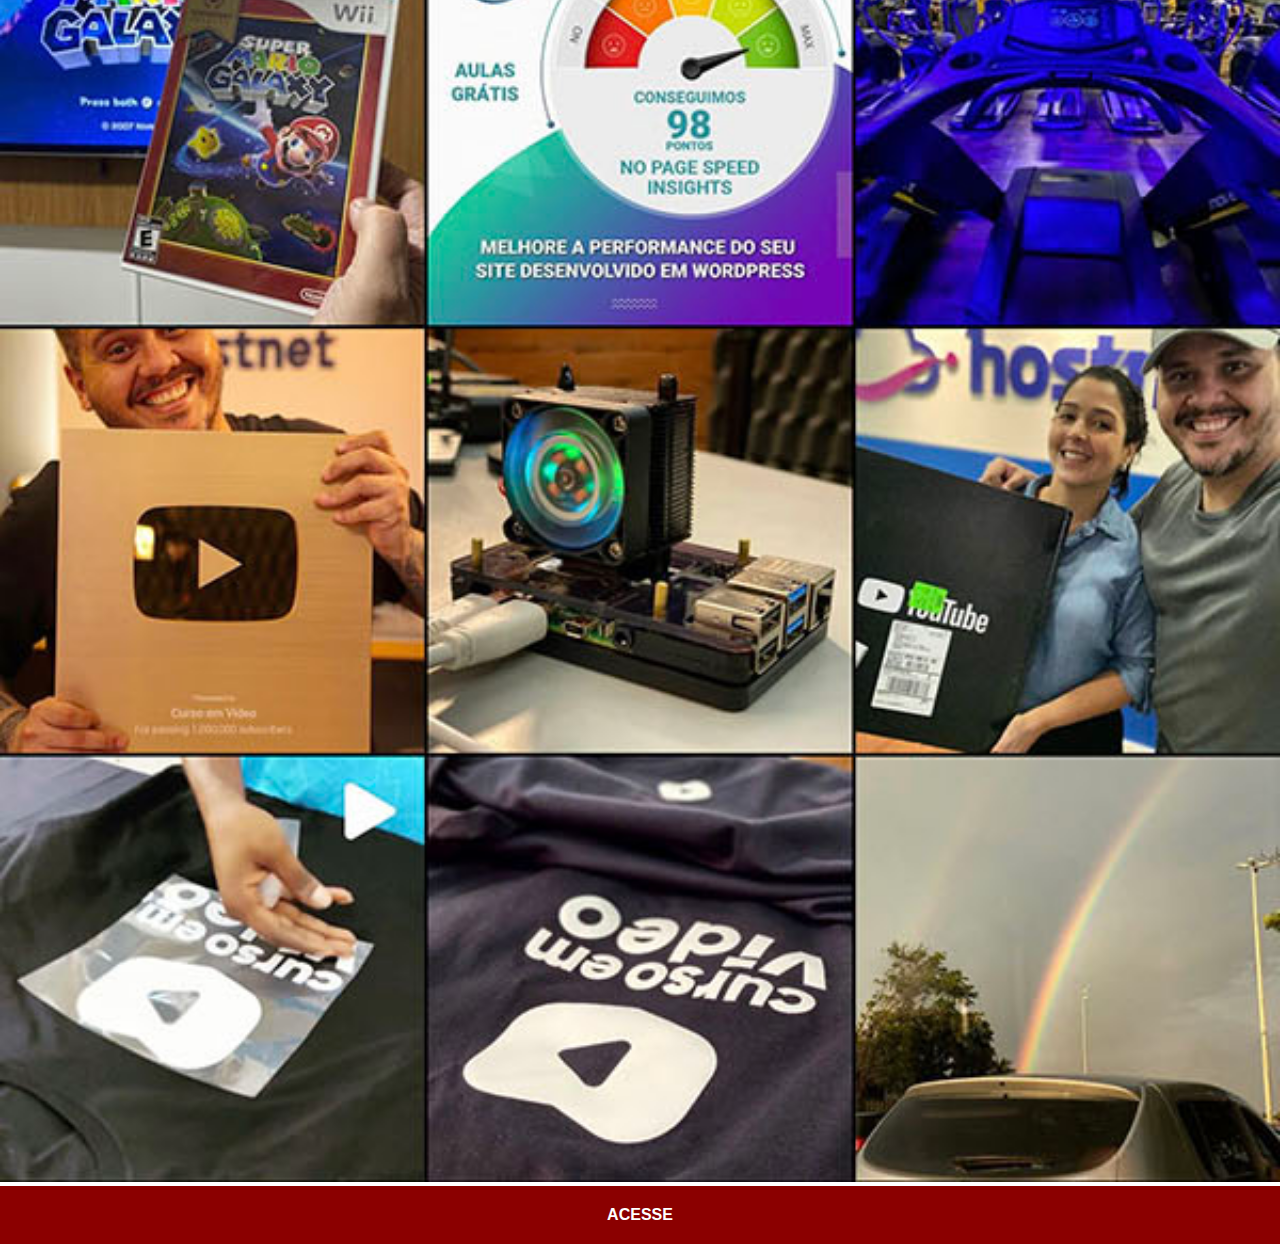
<file: instagram.html>
<!DOCTYPE html>
<html lang="pt-br">
<head>
    <meta charset="UTF-8">
    <meta name="viewport" content="width=device-width, initial-scale=1.0">
    <title>instagram</title>
    <link rel="stylesheet" href="estilo/social.css">
</head>
<body>
    <img src="imagens/tela-instagram.jpg" alt="instagram">
    <a href="https://www.instagram.com/gustavoguanabara/" target="_blank">ACESSE</a>
    
</body>
</html>
</file>
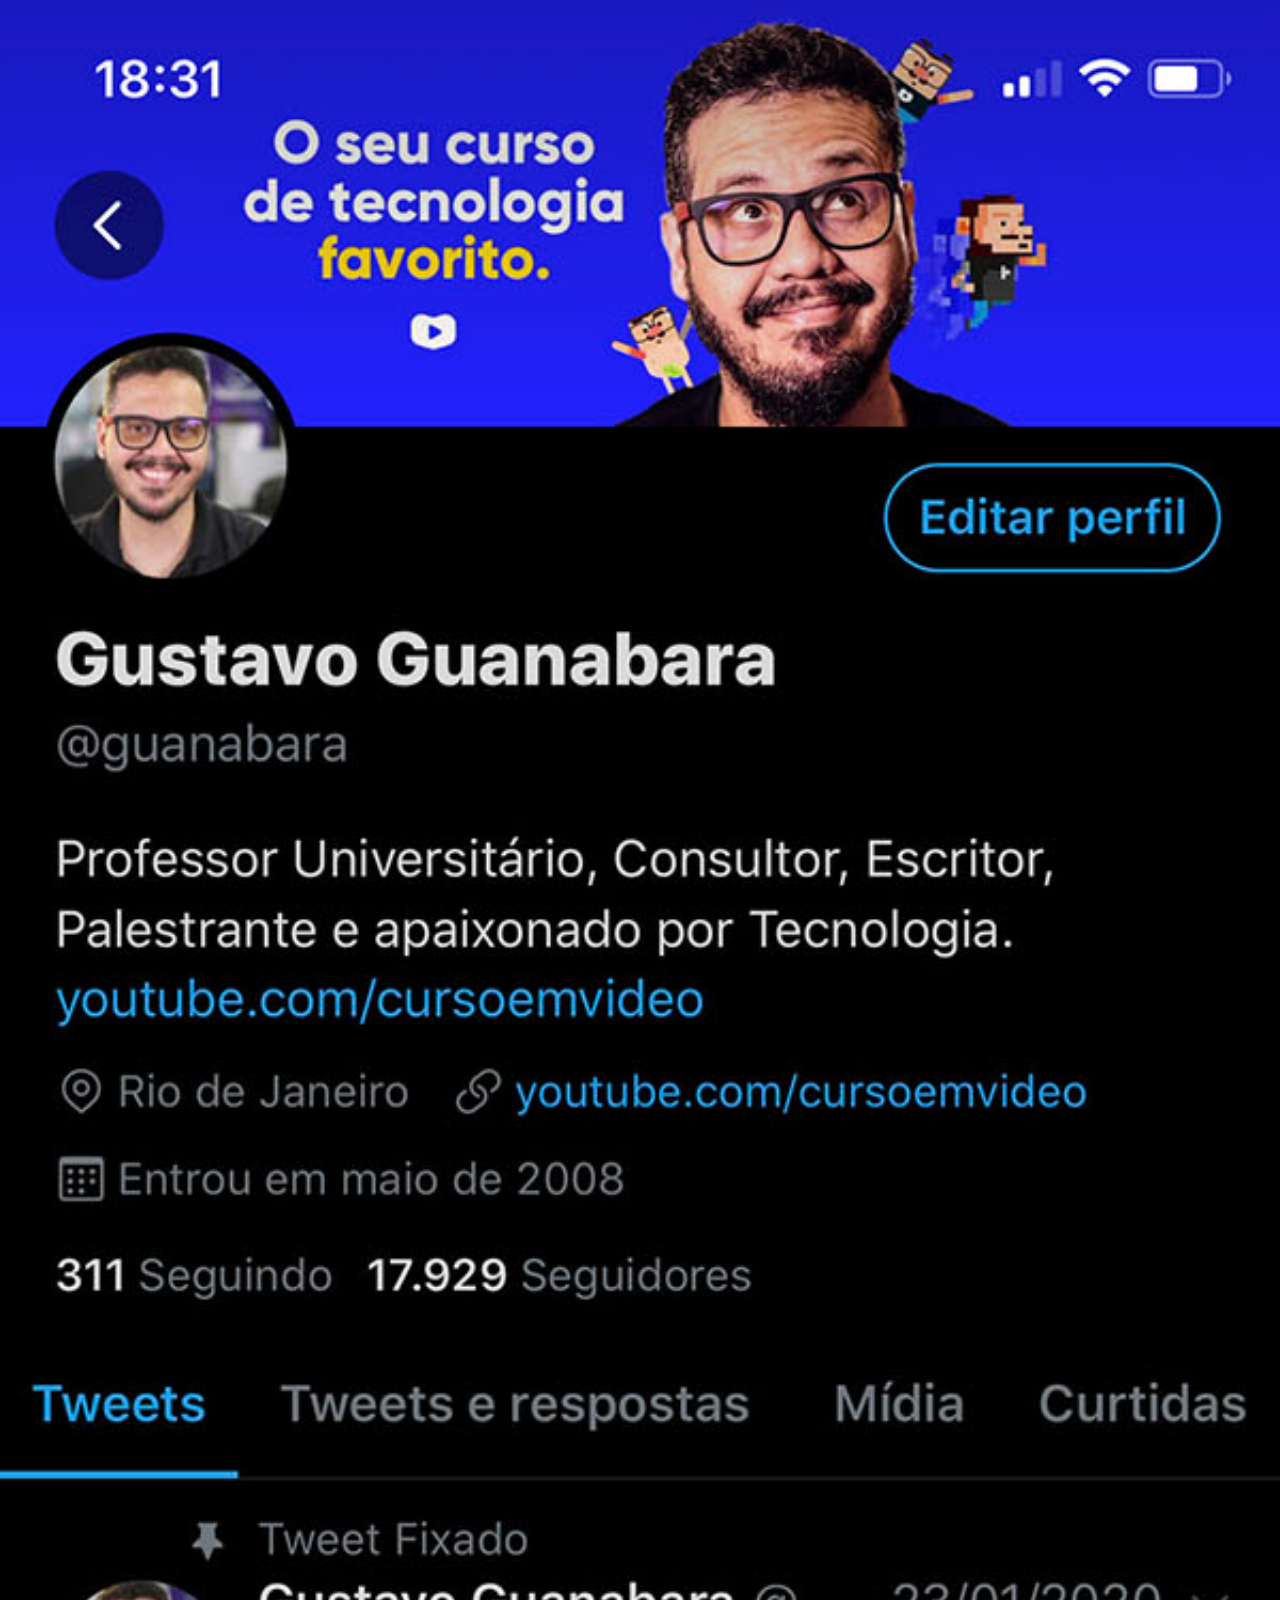
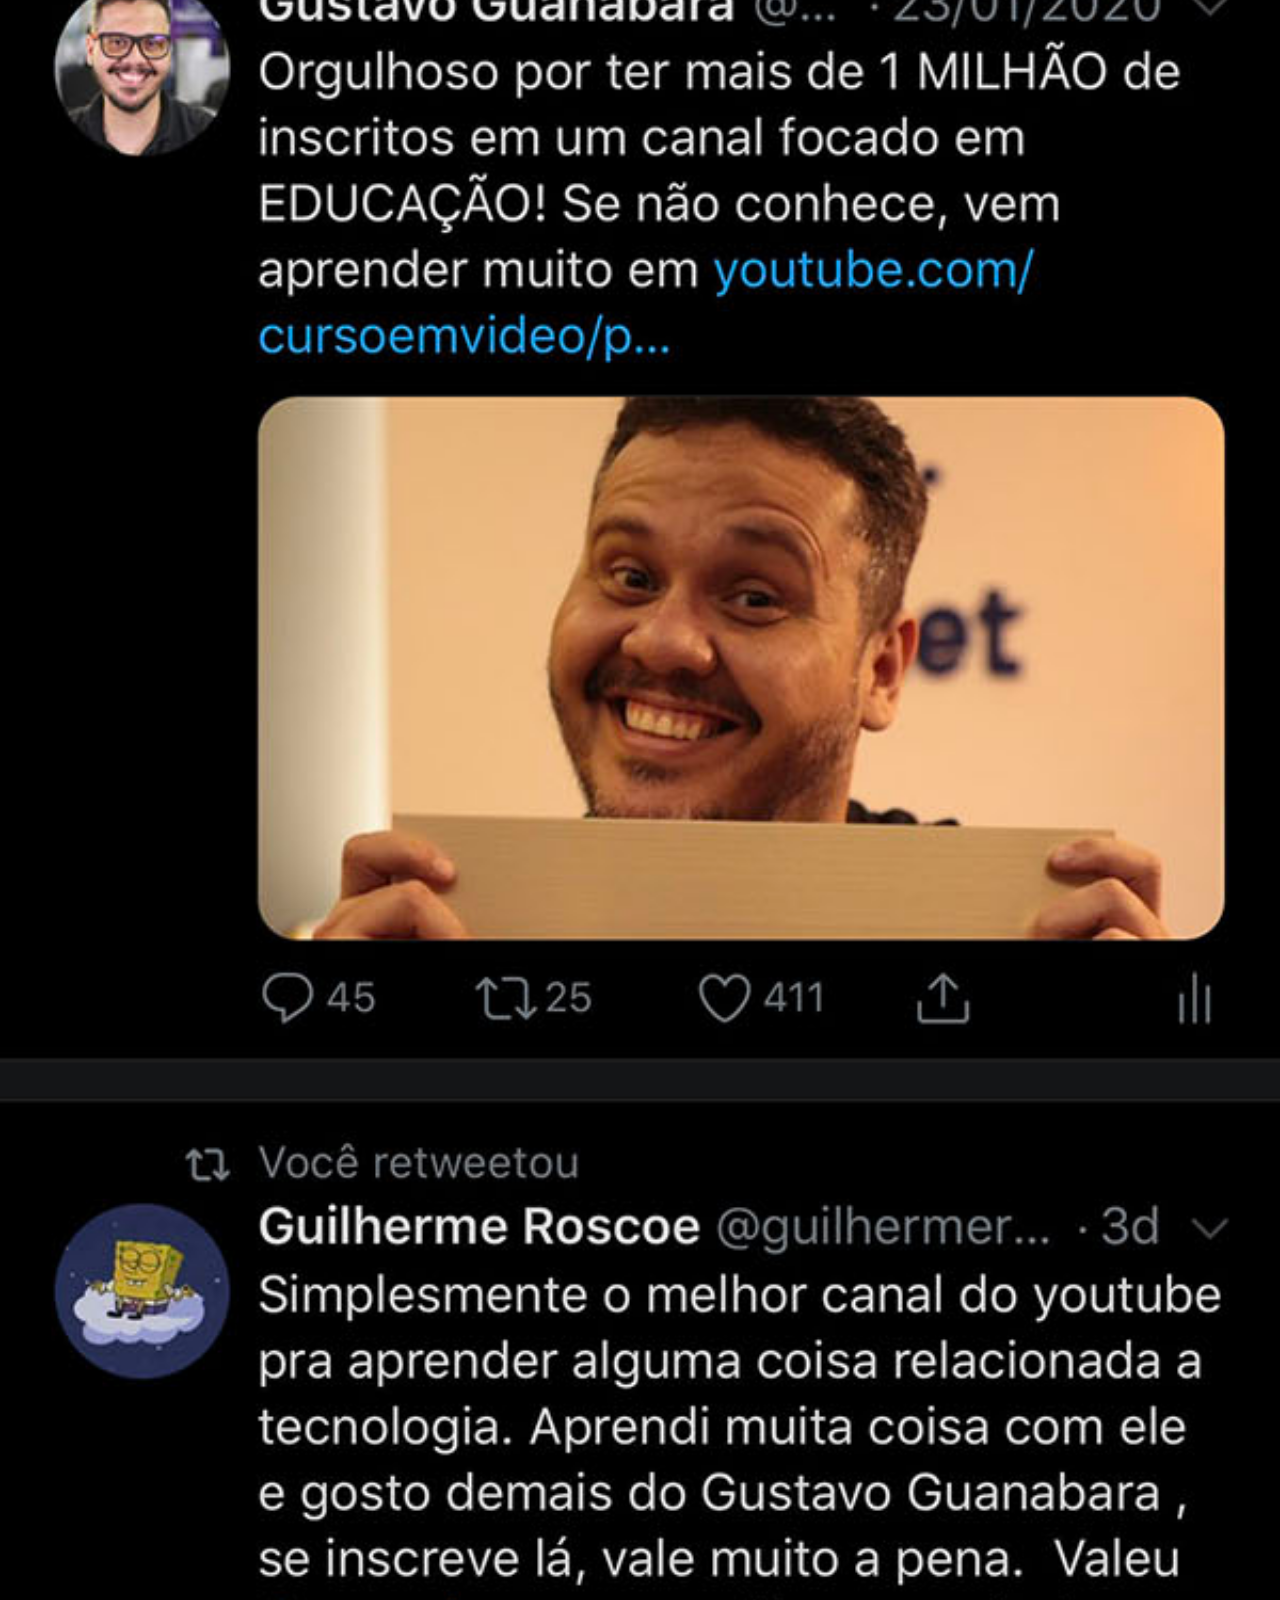
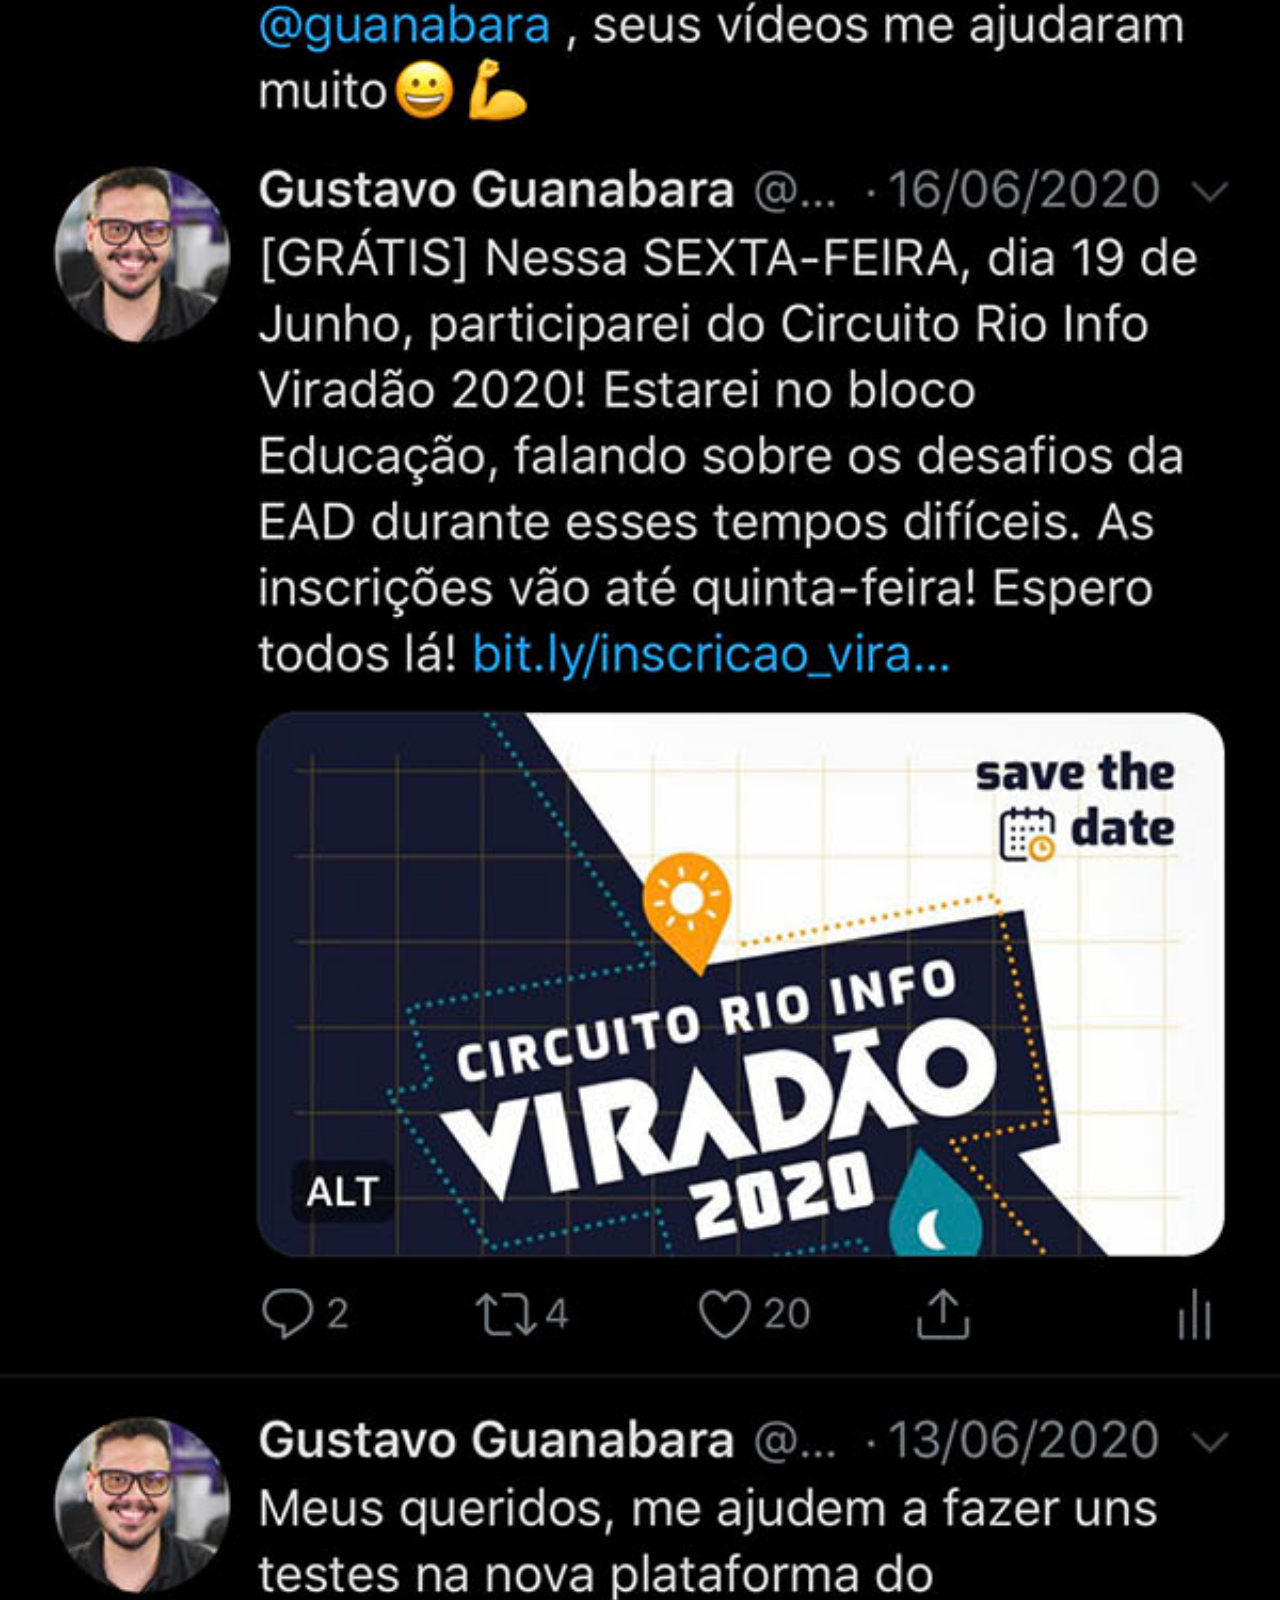
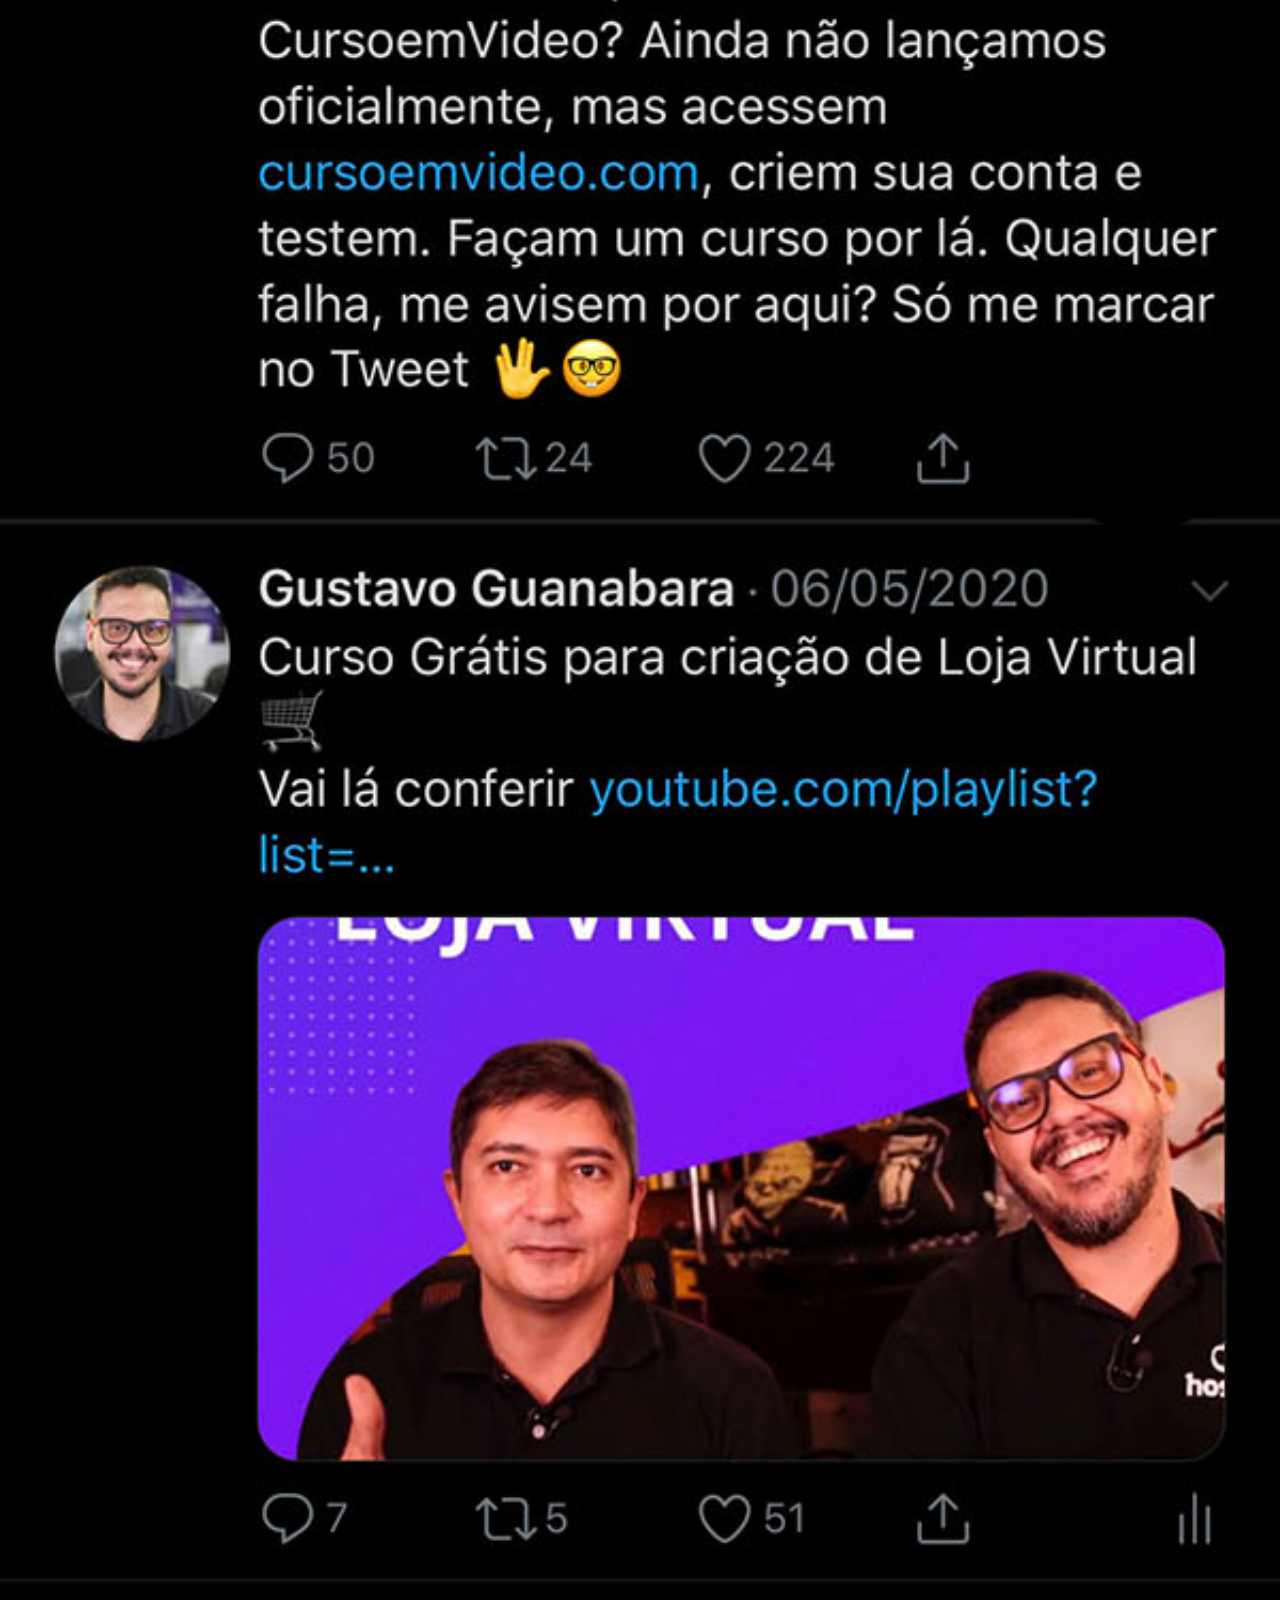
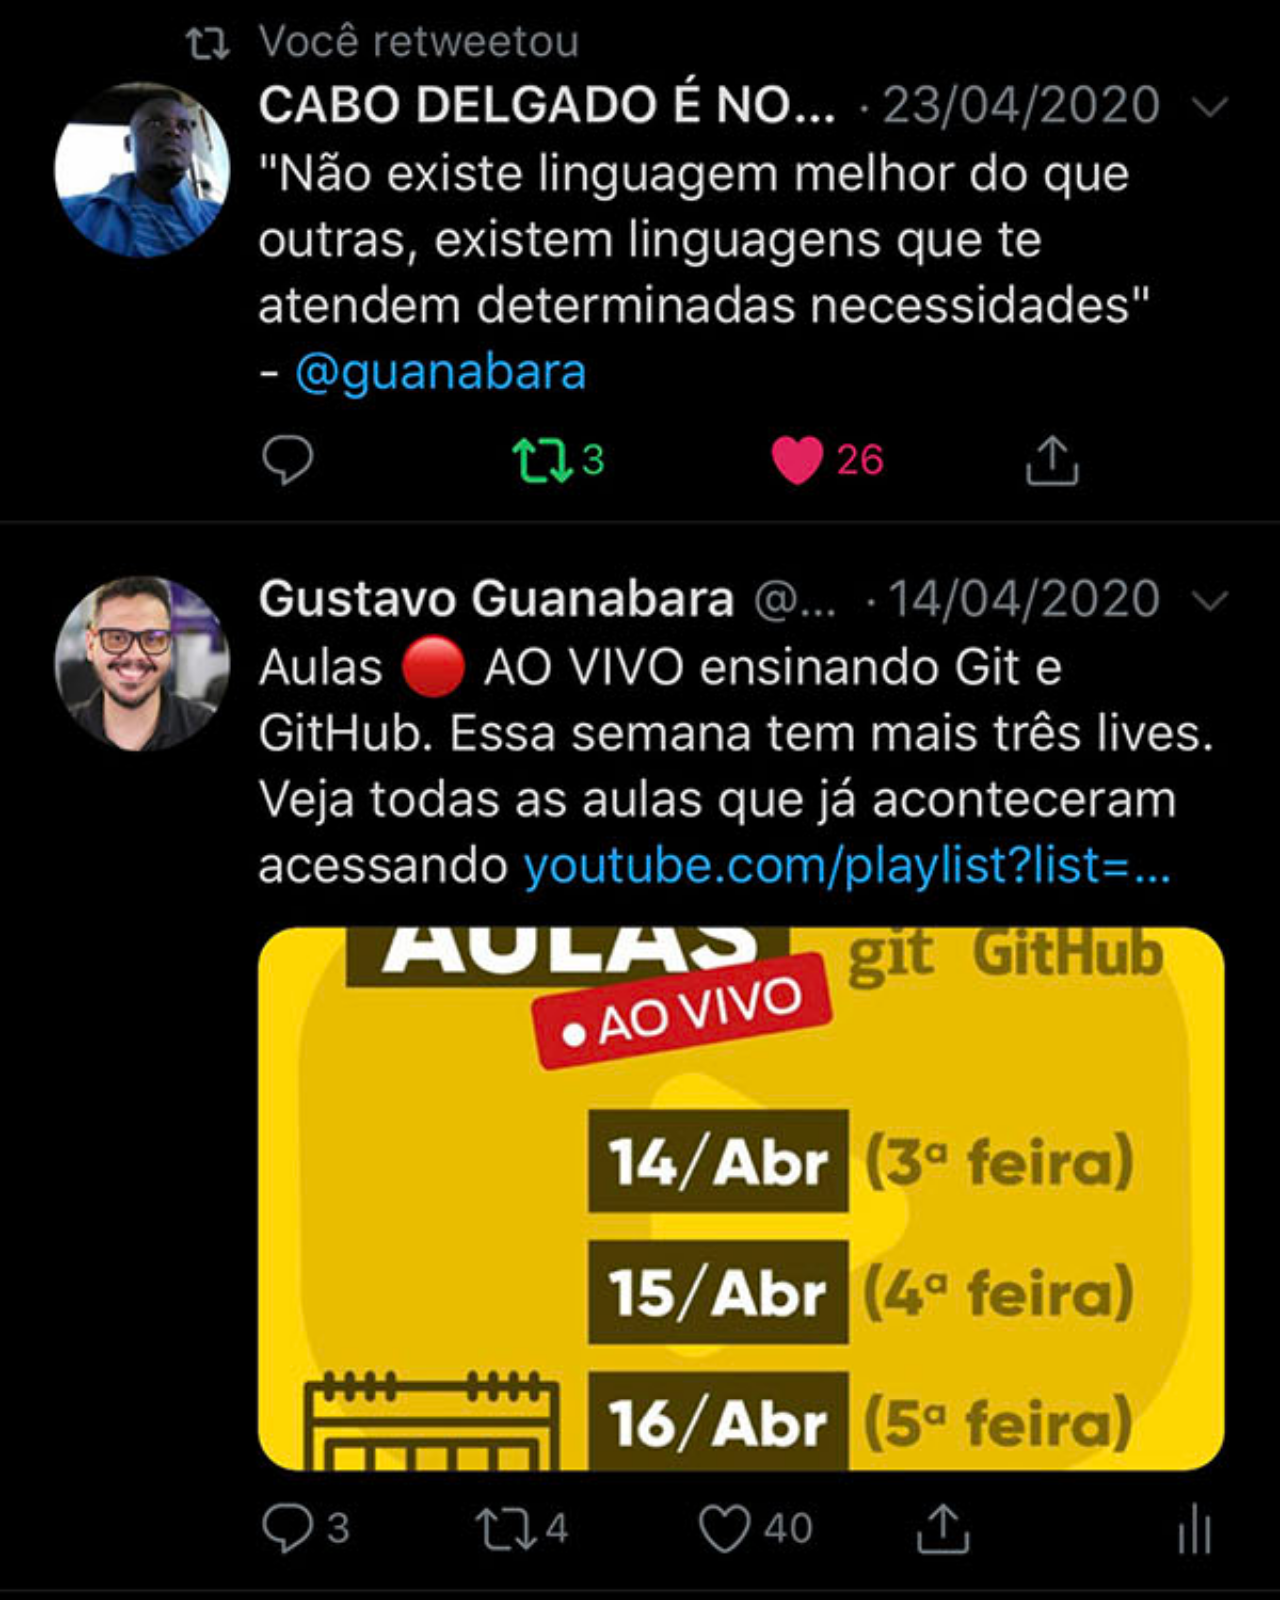
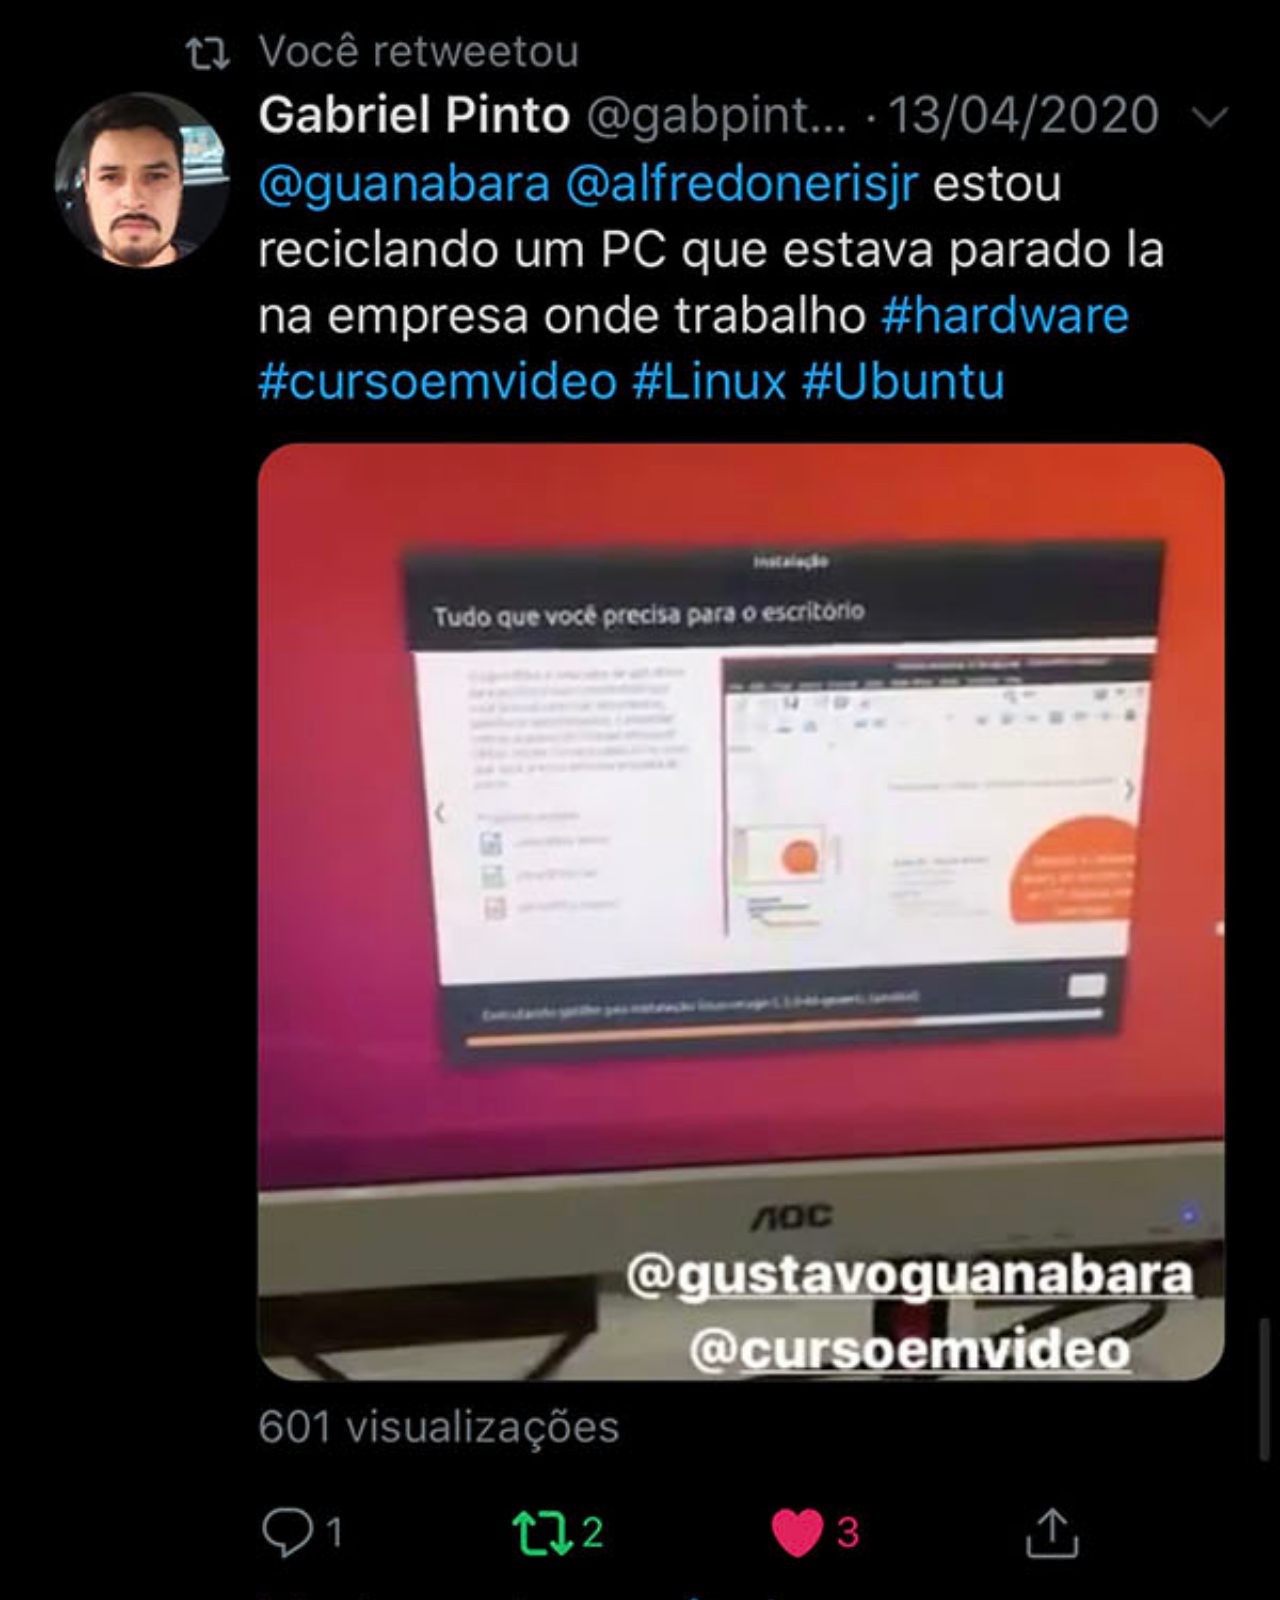
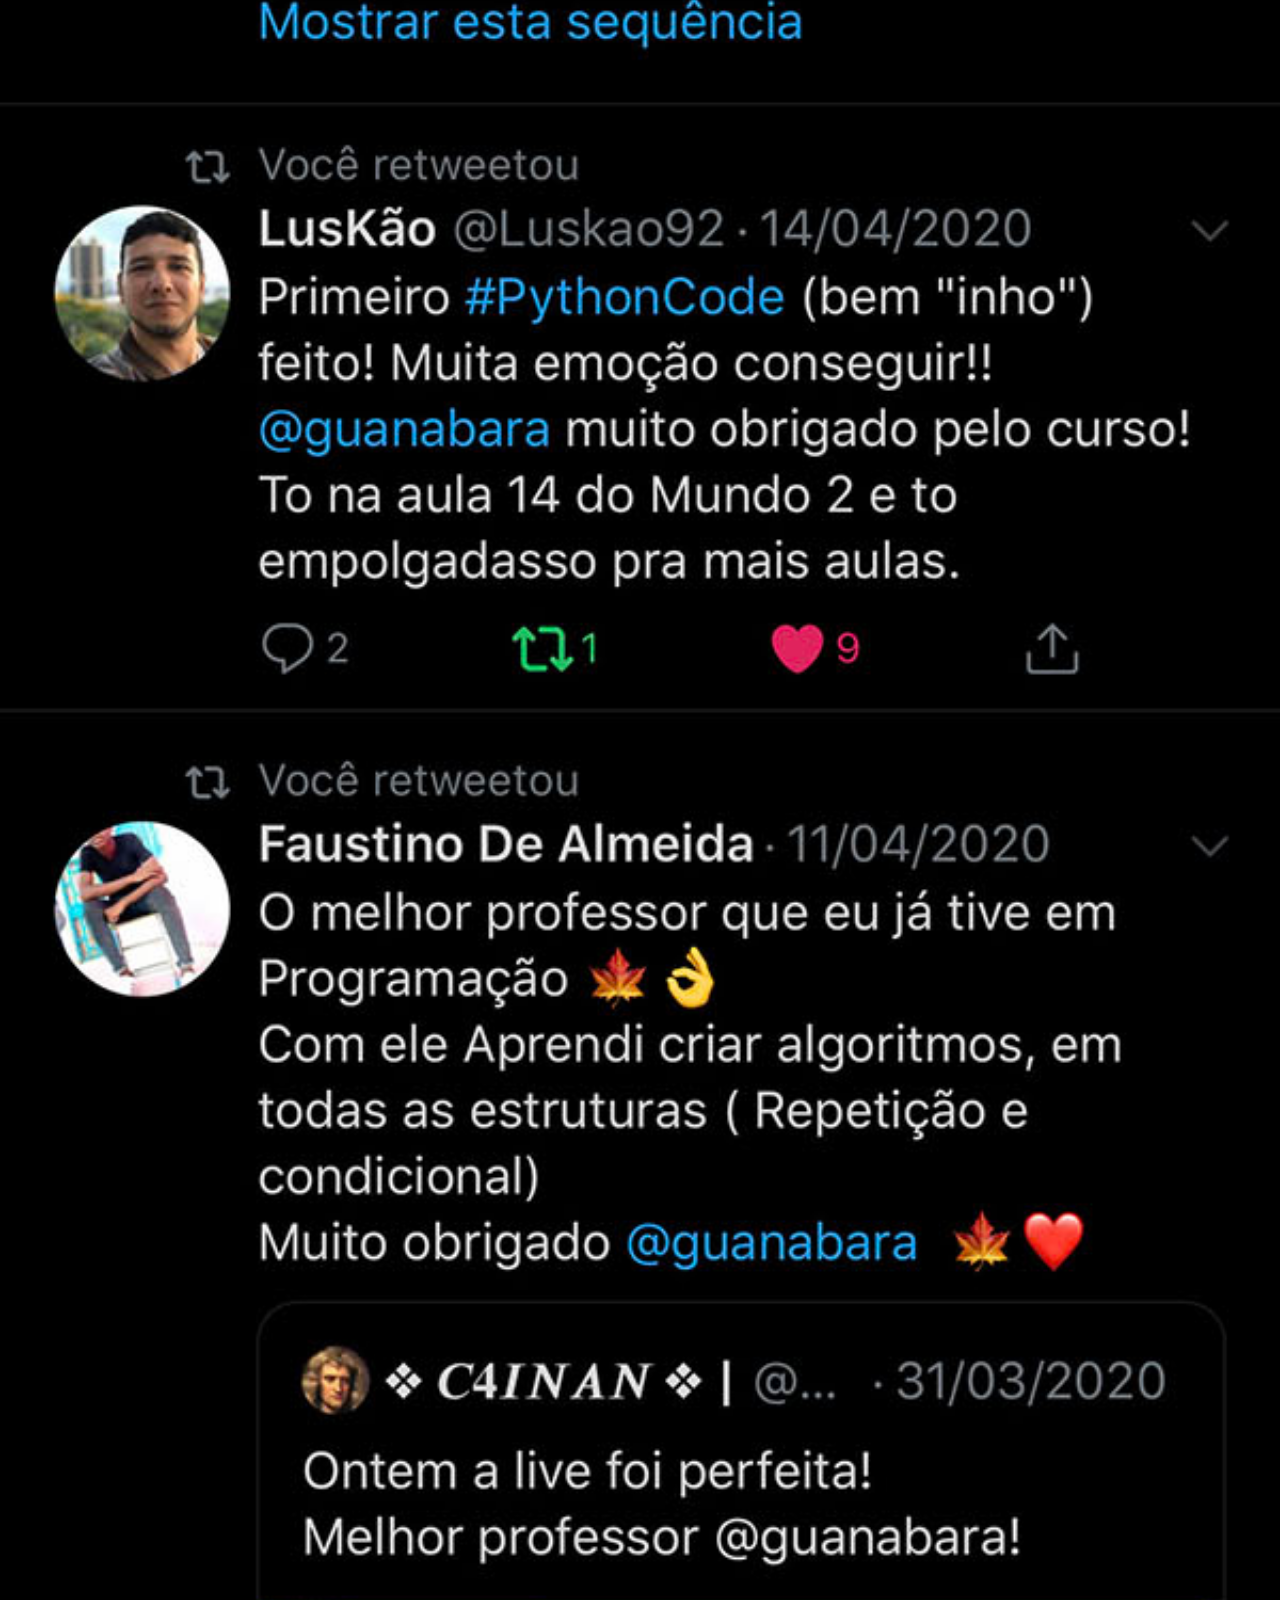
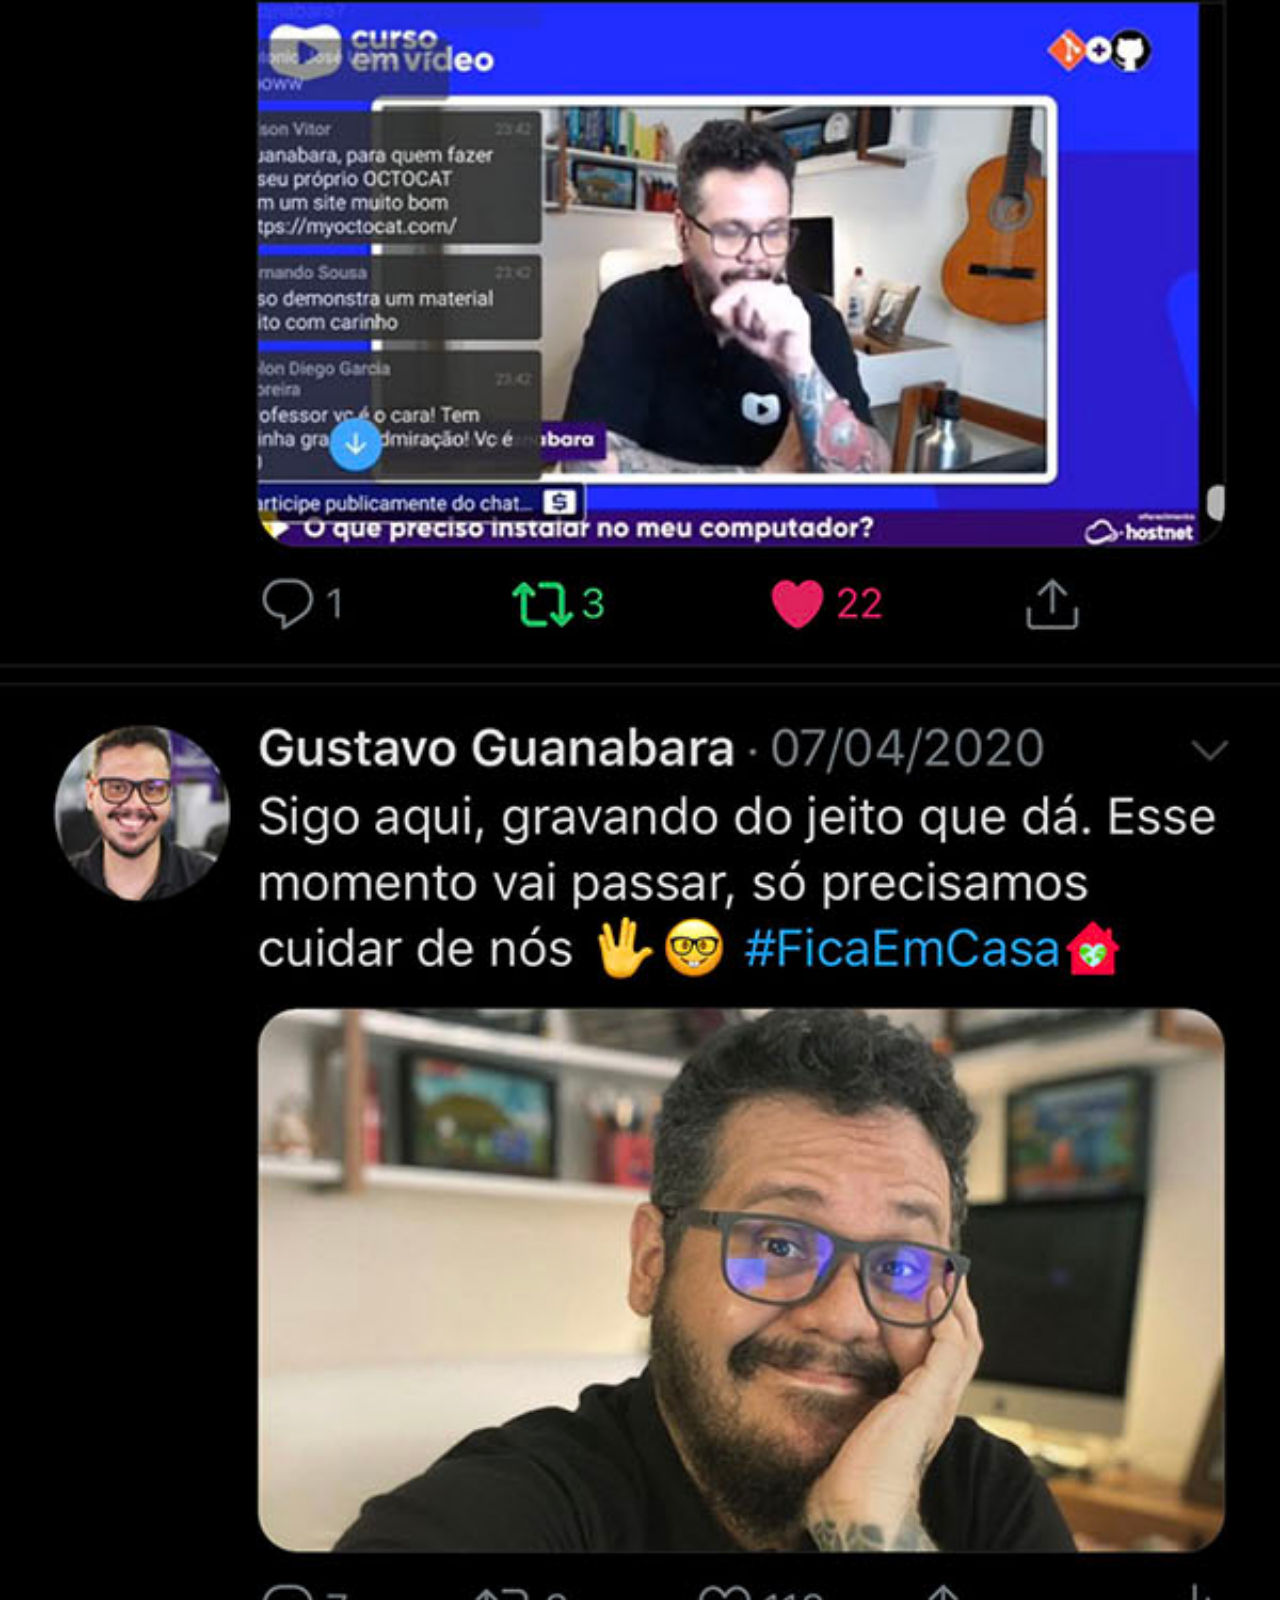
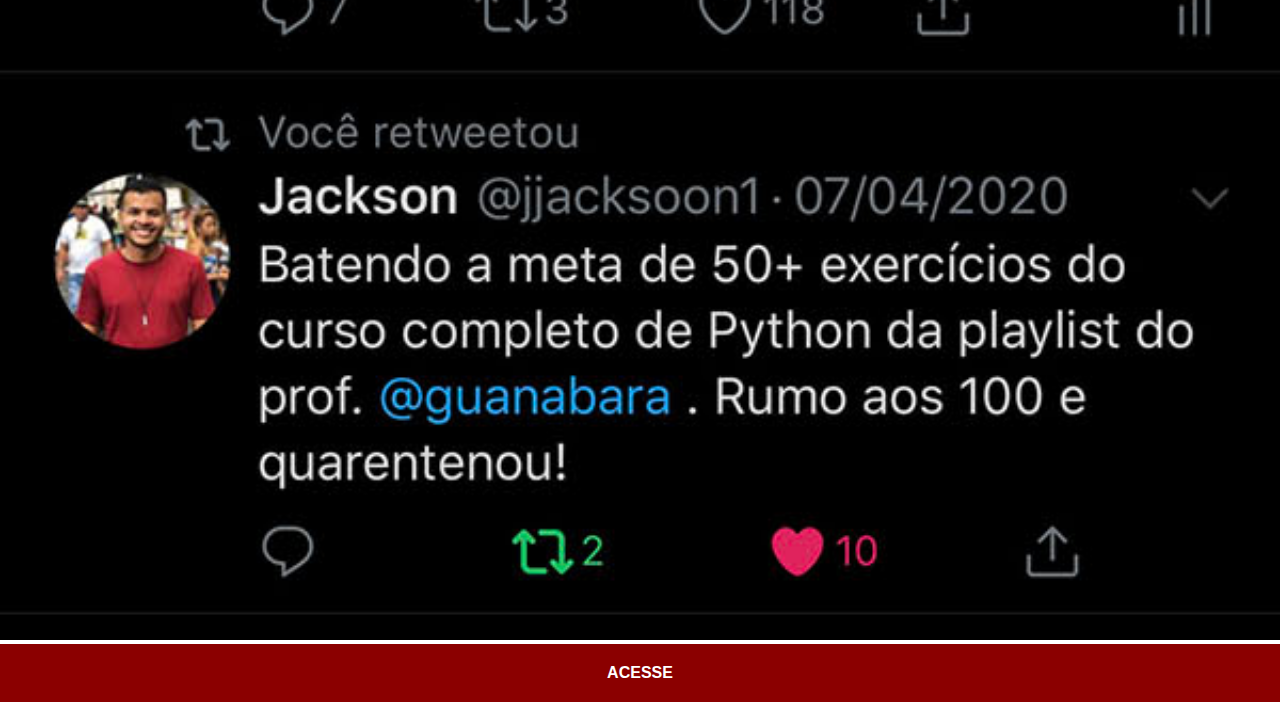
<file: twitter.html>
<!DOCTYPE html>
<html lang="pt-br">
<head>
    <meta charset="UTF-8">
    <meta name="viewport" content="width=device-width, initial-scale=1.0">
    <title>twitter</title>
    <link rel="stylesheet" href="estilo/social.css">
</head>
<body>
    <img src="imagens/tela-twitter.jpg" alt="twitter">
    <a href="https://twitter.com/guanabara" target="_blank">ACESSE</a>
</body>
</html>
</file>
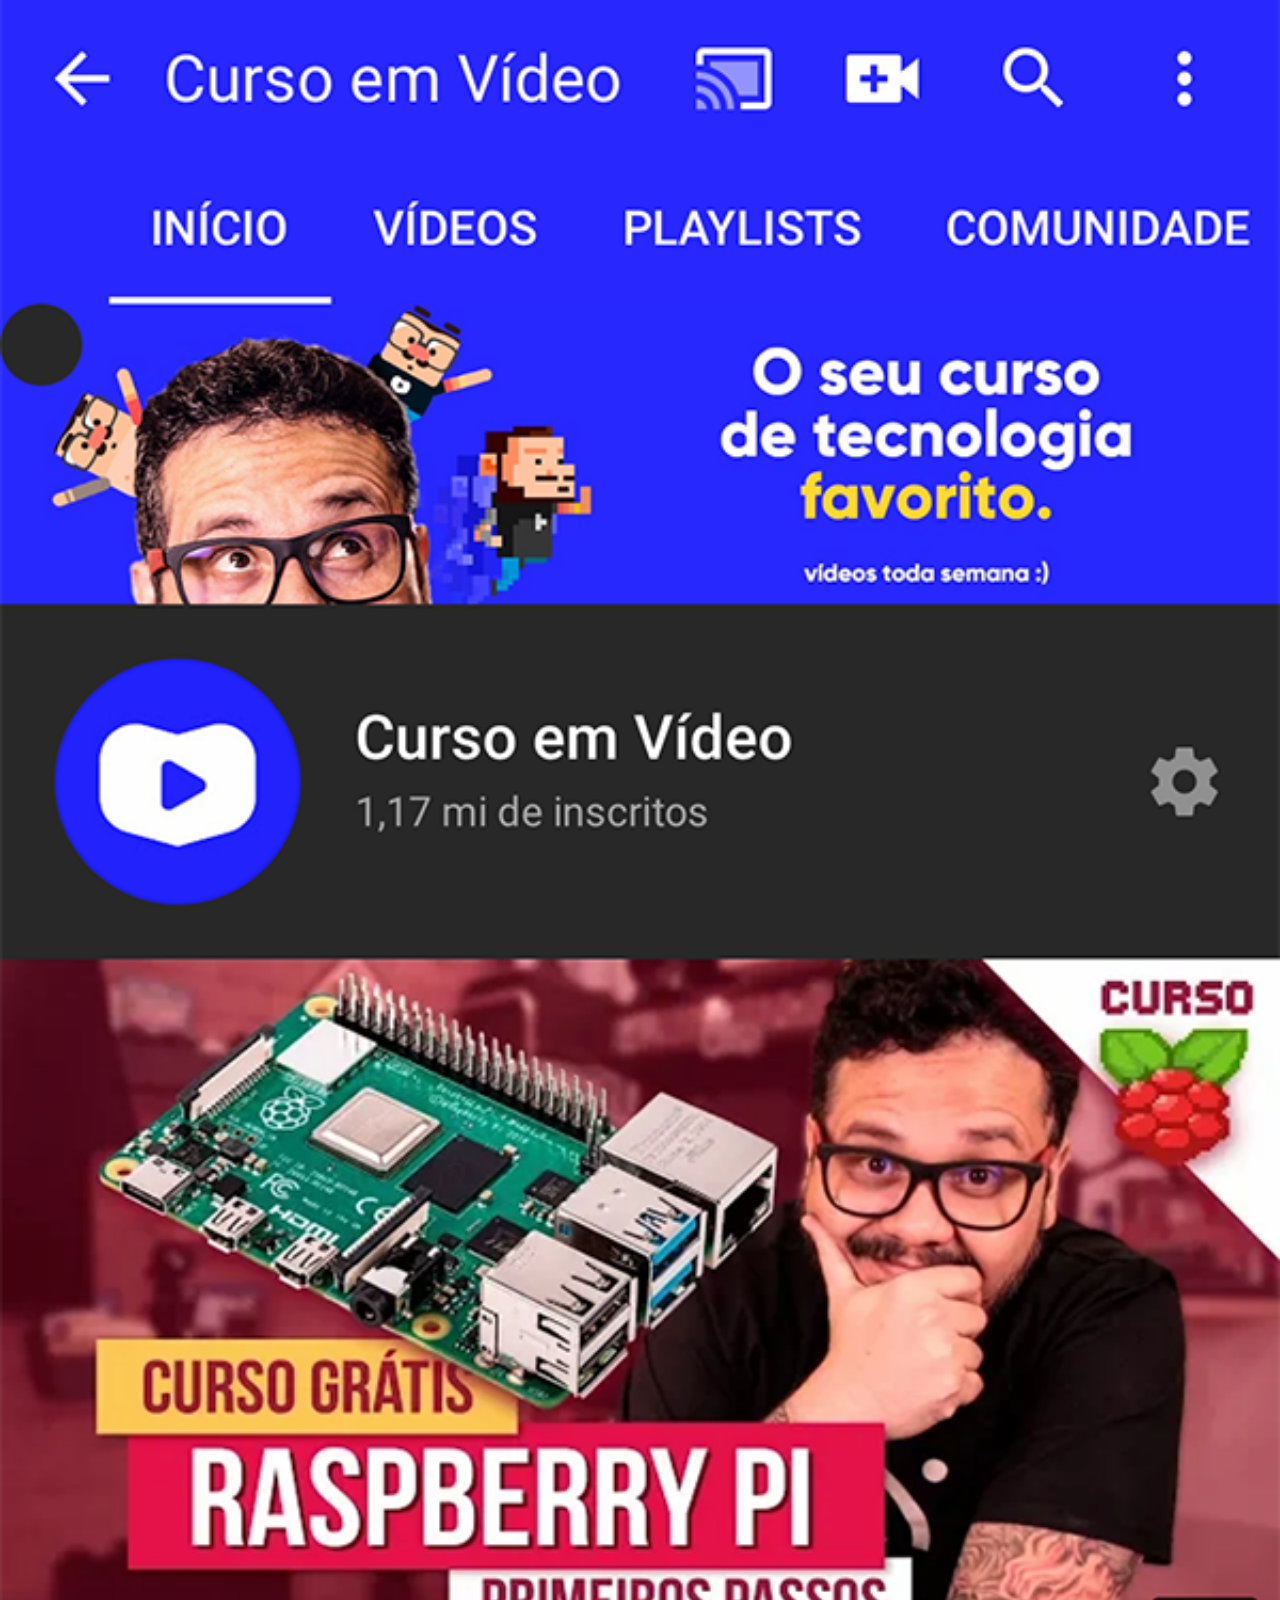
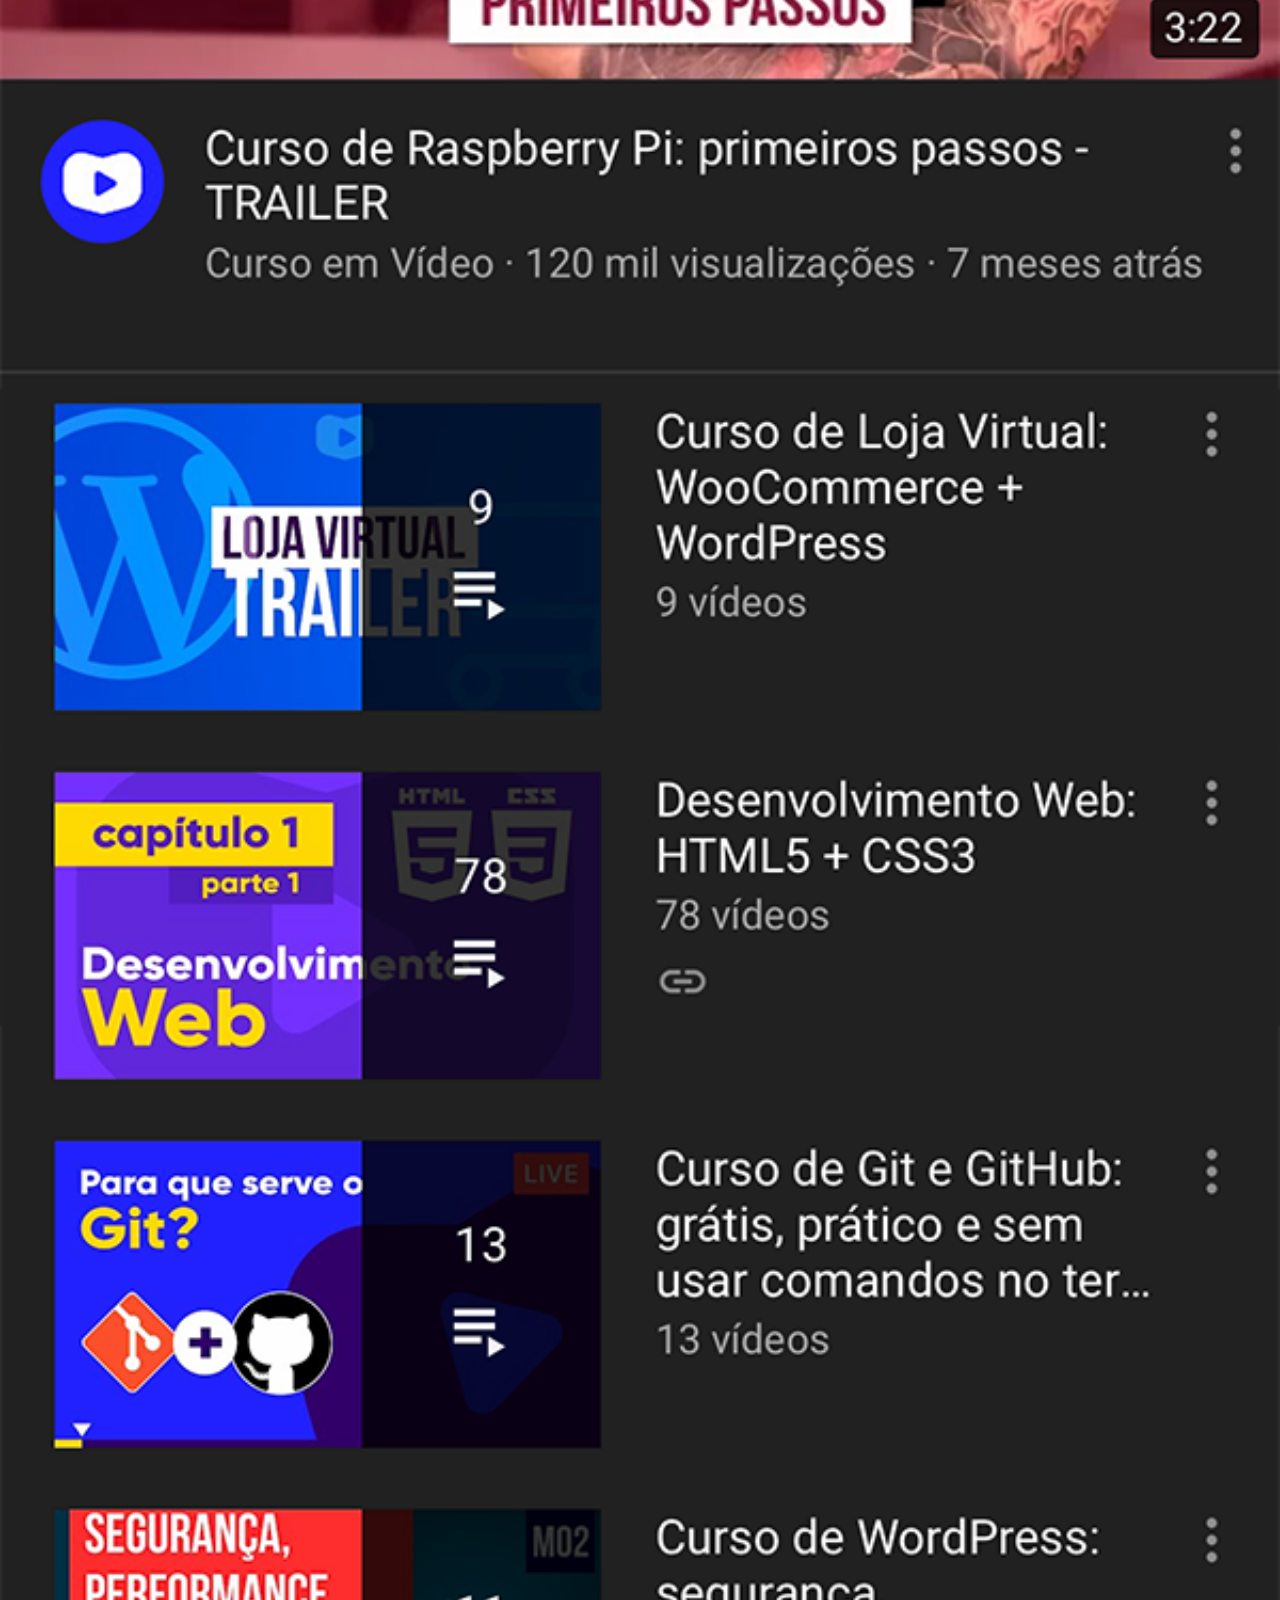
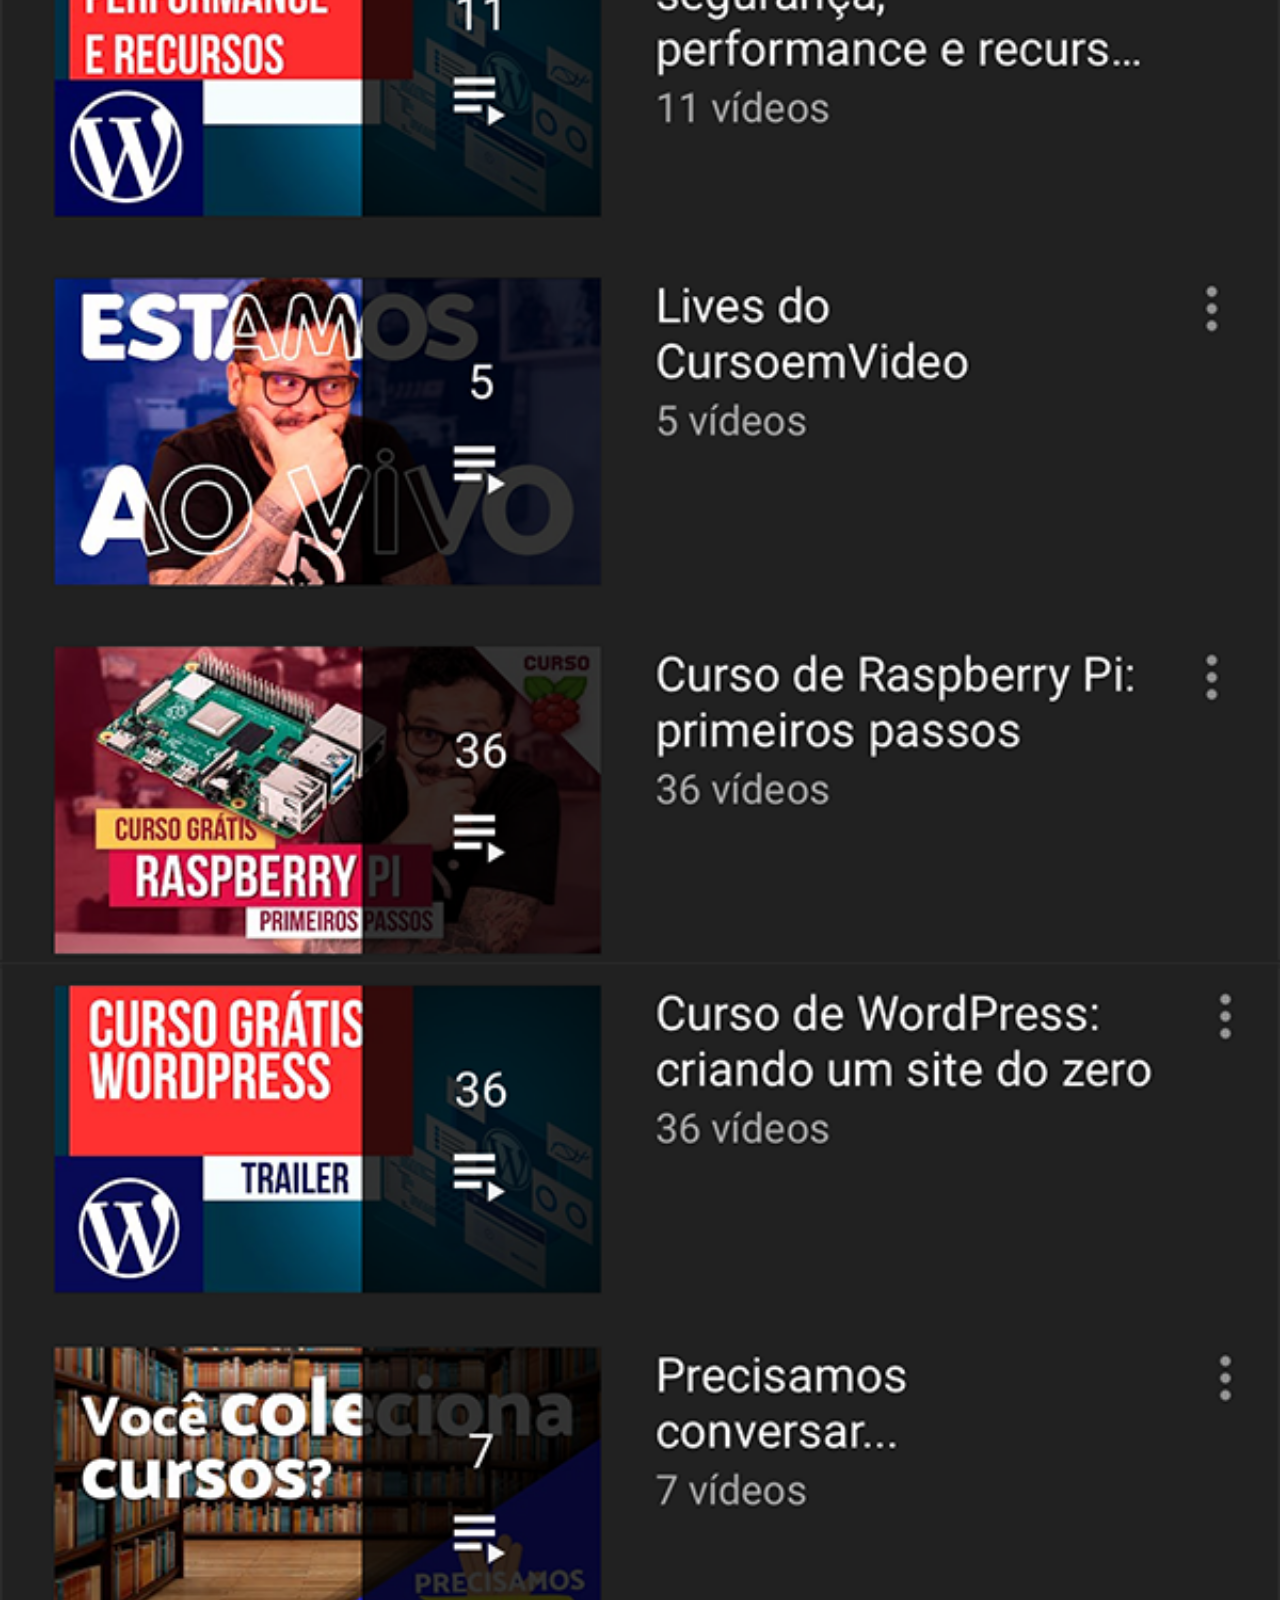
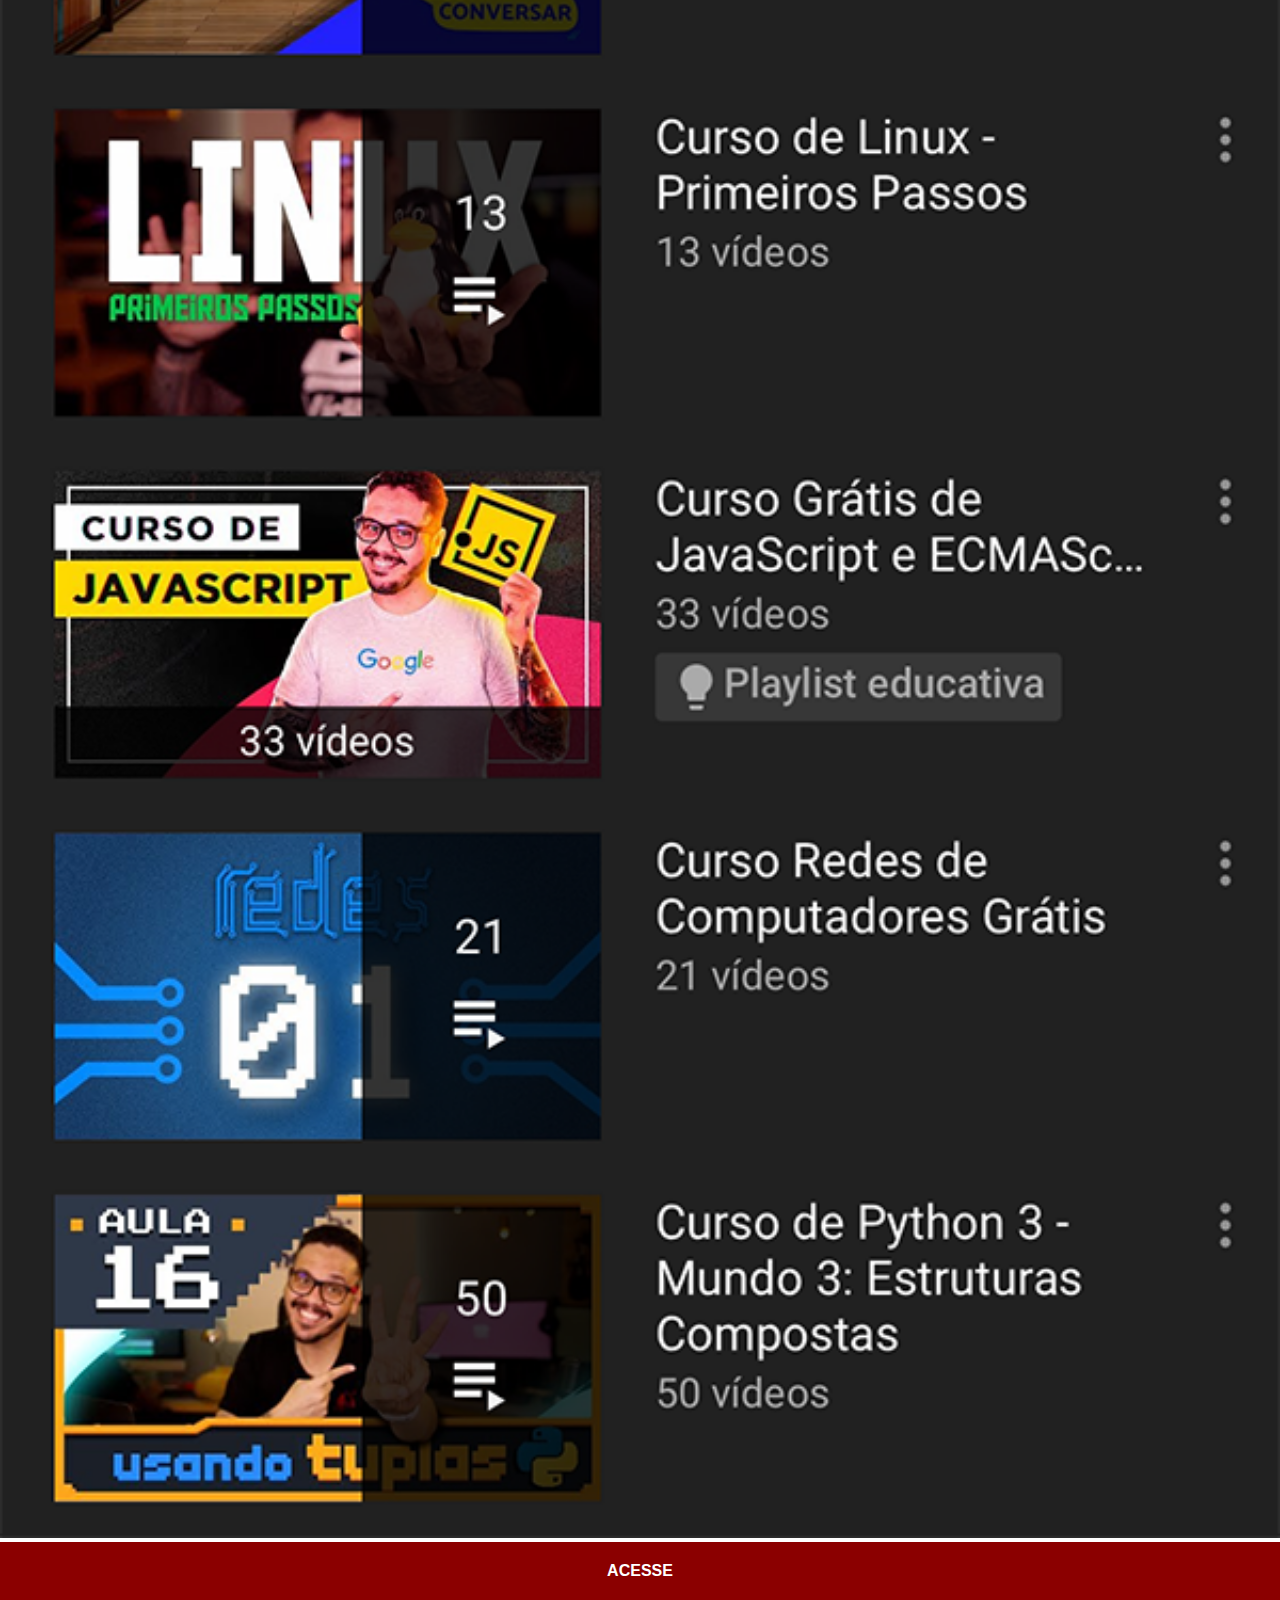
<file: youtube.html>
<!DOCTYPE html>
<html lang="pt-br">
<head>
    <meta charset="UTF-8">
    <meta name="viewport" content="width=device-width, initial-scale=1.0">
    <title>youtube</title>
    <link rel="stylesheet" href="estilo/social.css">
</head>
<body>
    <img src="imagens/tela-youtube.png" alt="youtube">
    <a href="https://www.youtube.com/@CursoemVideo/playlists" target="_blank">ACESSE</a>
</body>
</html>
</file>
<file: estilos/style.css>
@charset "UTF-8";

* {
    margin: 0px;
    padding: 0px;
    font-family: Arial, Helvetica, sans-serif;
}

html, body {
    height: 100vh;
    width: 100vw;
    background-color: black;
}

body {
    background: url('../imagens/fundo-madeira.jpg') no-repeat top center;
    background-size: cover;
    background-attachment: fixed;

}

main {
    position: relative;
    height: 100vh;
}

section#telefone {
    position: absolute;
    top: 50%;
    left: 50%;
    transform: translate(-50%, -50%);

    height: 627px;
    width: 311px;
    background: url('../imagens/frame-iphone.png') no-repeat;
}

iframe#tela {
    position: relative;
    top: 80px;
    left: 22px;
    height: 472px;
    width: 267px;
}

section#redes-sociais {
    text-align: right;
}

section#redes-sociais img {
    width: 50px;
    margin: 10px;
    border-radius: 50%;
    box-shadow: 2px 2px 5px rgba(0, 0, 0, 0.400);
    box-sizing: border-box;
}

section#redes-sociais img:hover {
    border: 2px solid rgba(255, 255, 255, 0.616);
    transform: translate(-3px, -3px);
    box-shadow: 5px 5px 10px rgba(0, 0, 0, 0.283);
    transition: transform 0.3s;
}
</file>
<file: estilo/social.css>
@charset "UTF-8";

* {
    margin: 0px;
    padding: 0px;
    font-family: Arial, Helvetica, sans-serif;
}

::-webkit-scrollbar {
    width: 0px;
    height: 0px;
}

img {
    width: 100vw;
}

a {
    display: block;
    background-color: darkred;
    padding: 20px;
    text-align: center;
    font-weight: bolder;
    text-decoration: none;
    color: white;
}

a:hover {
    background-color: red;
}
</file>
